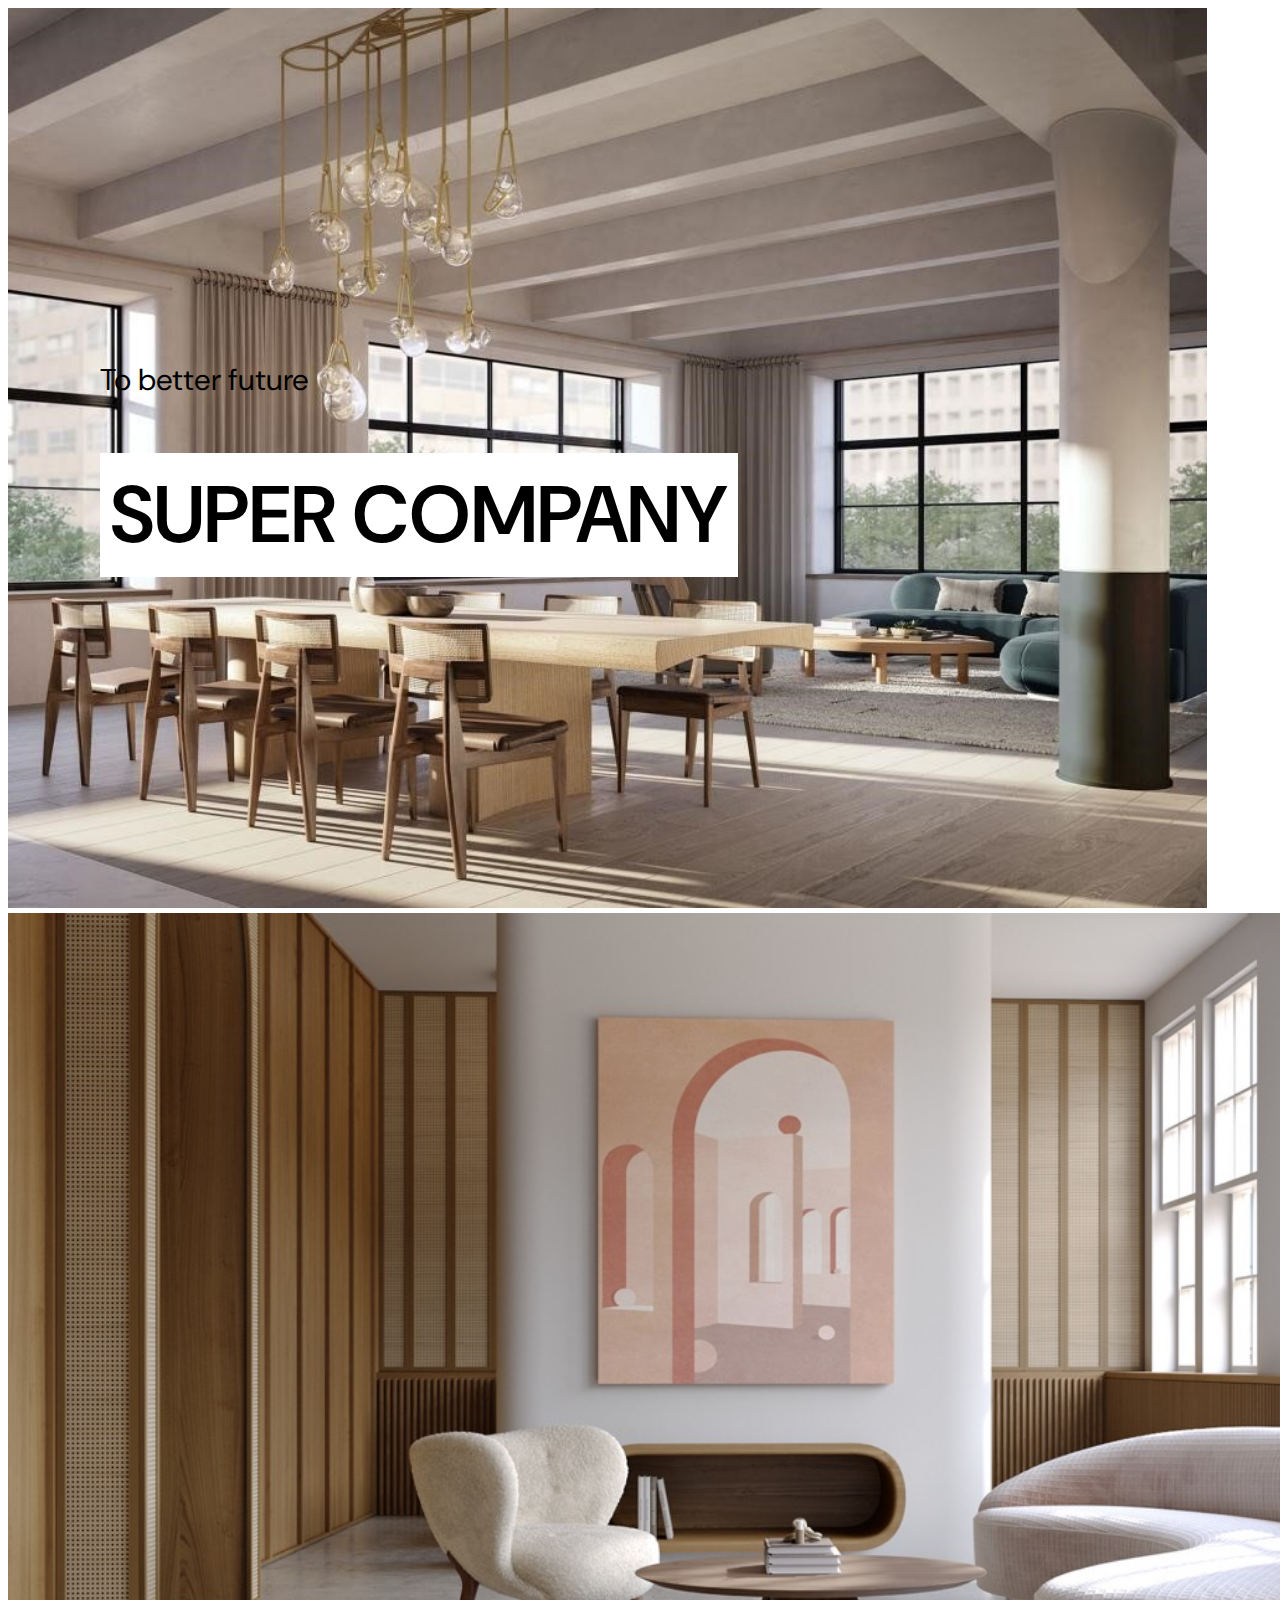
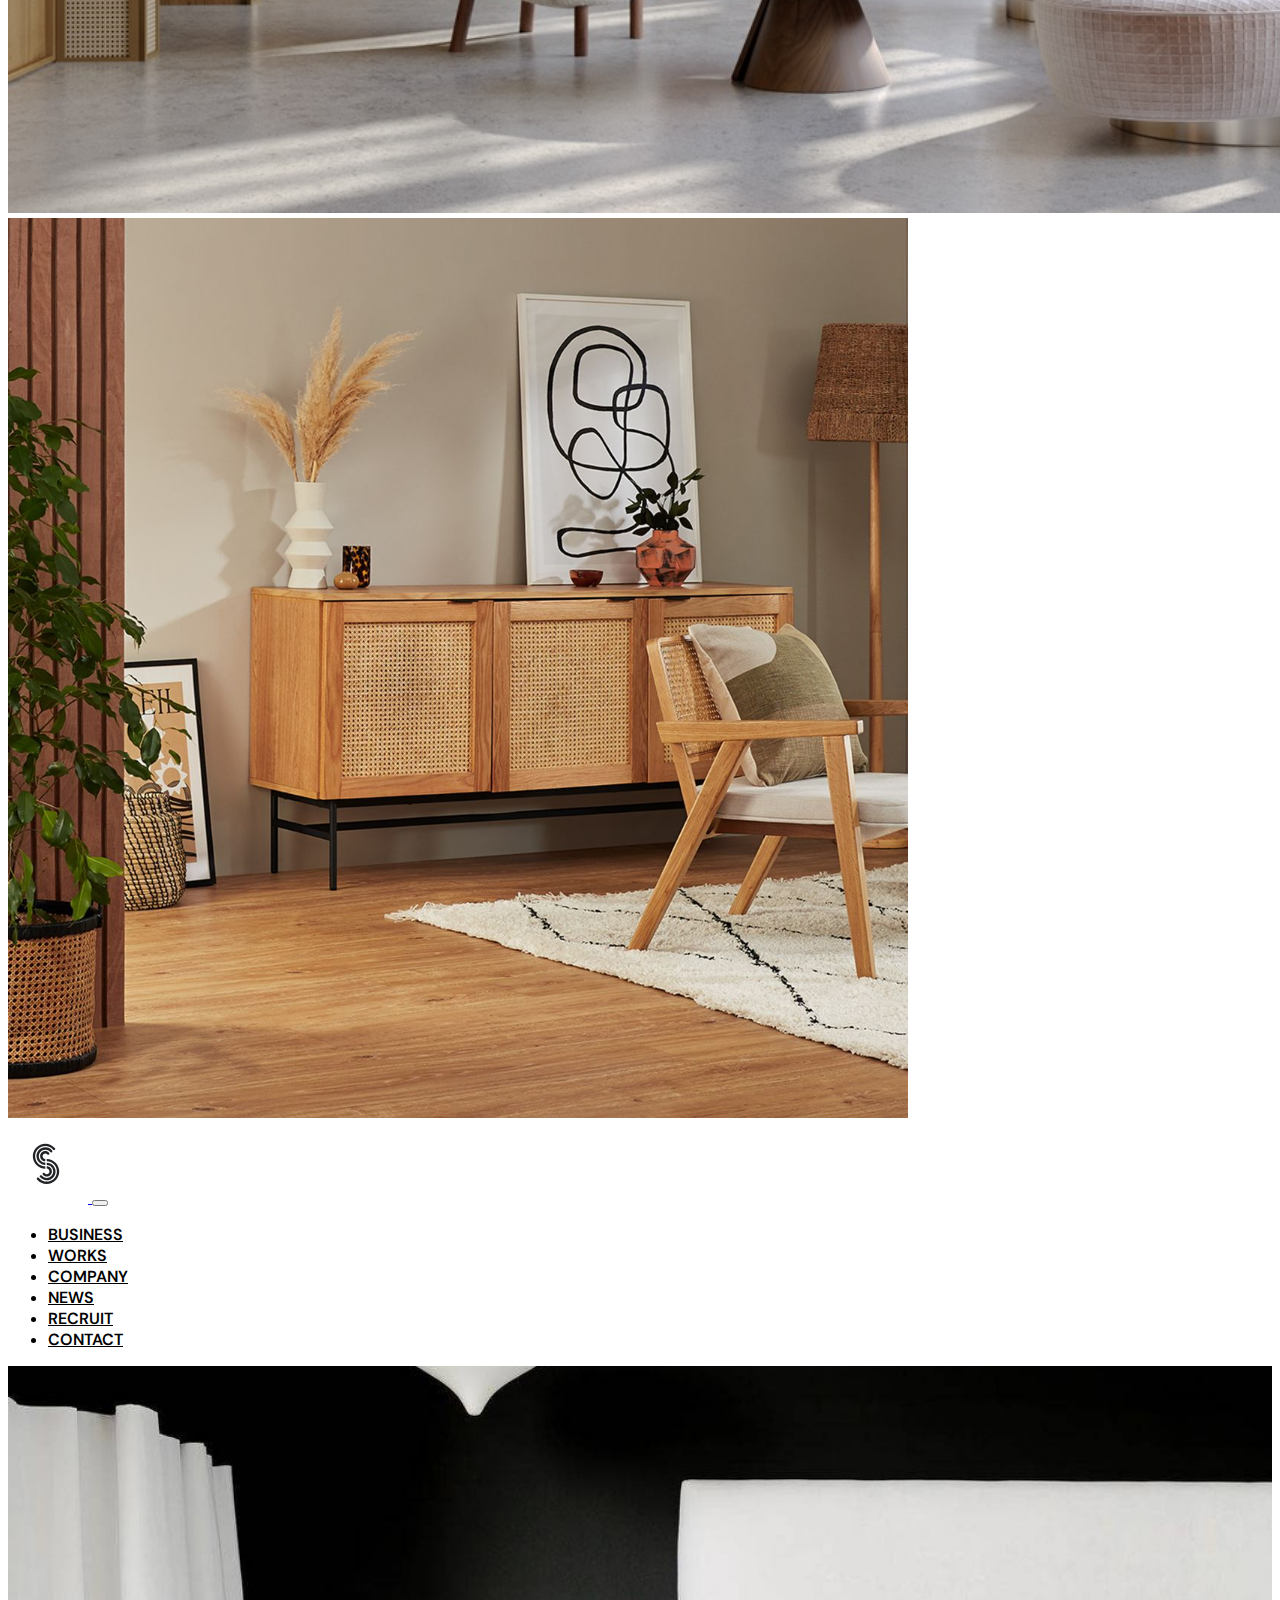
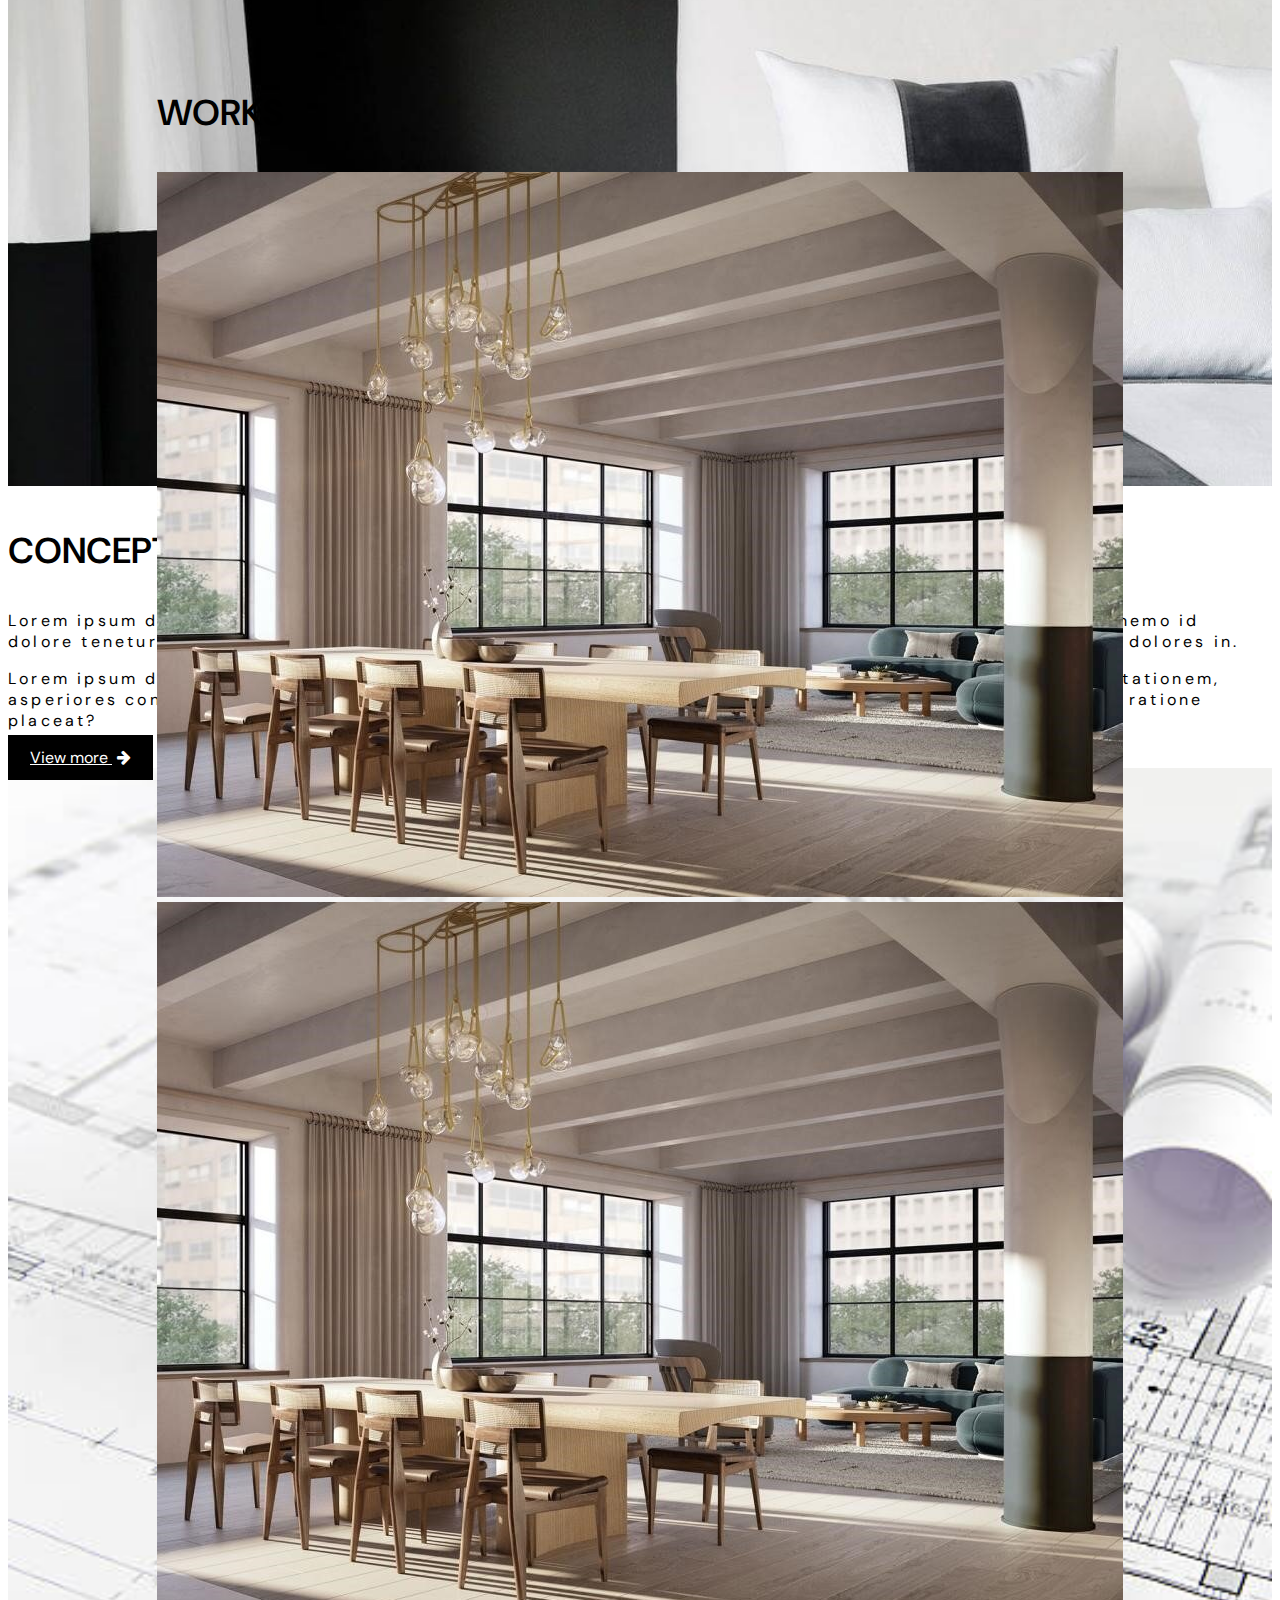
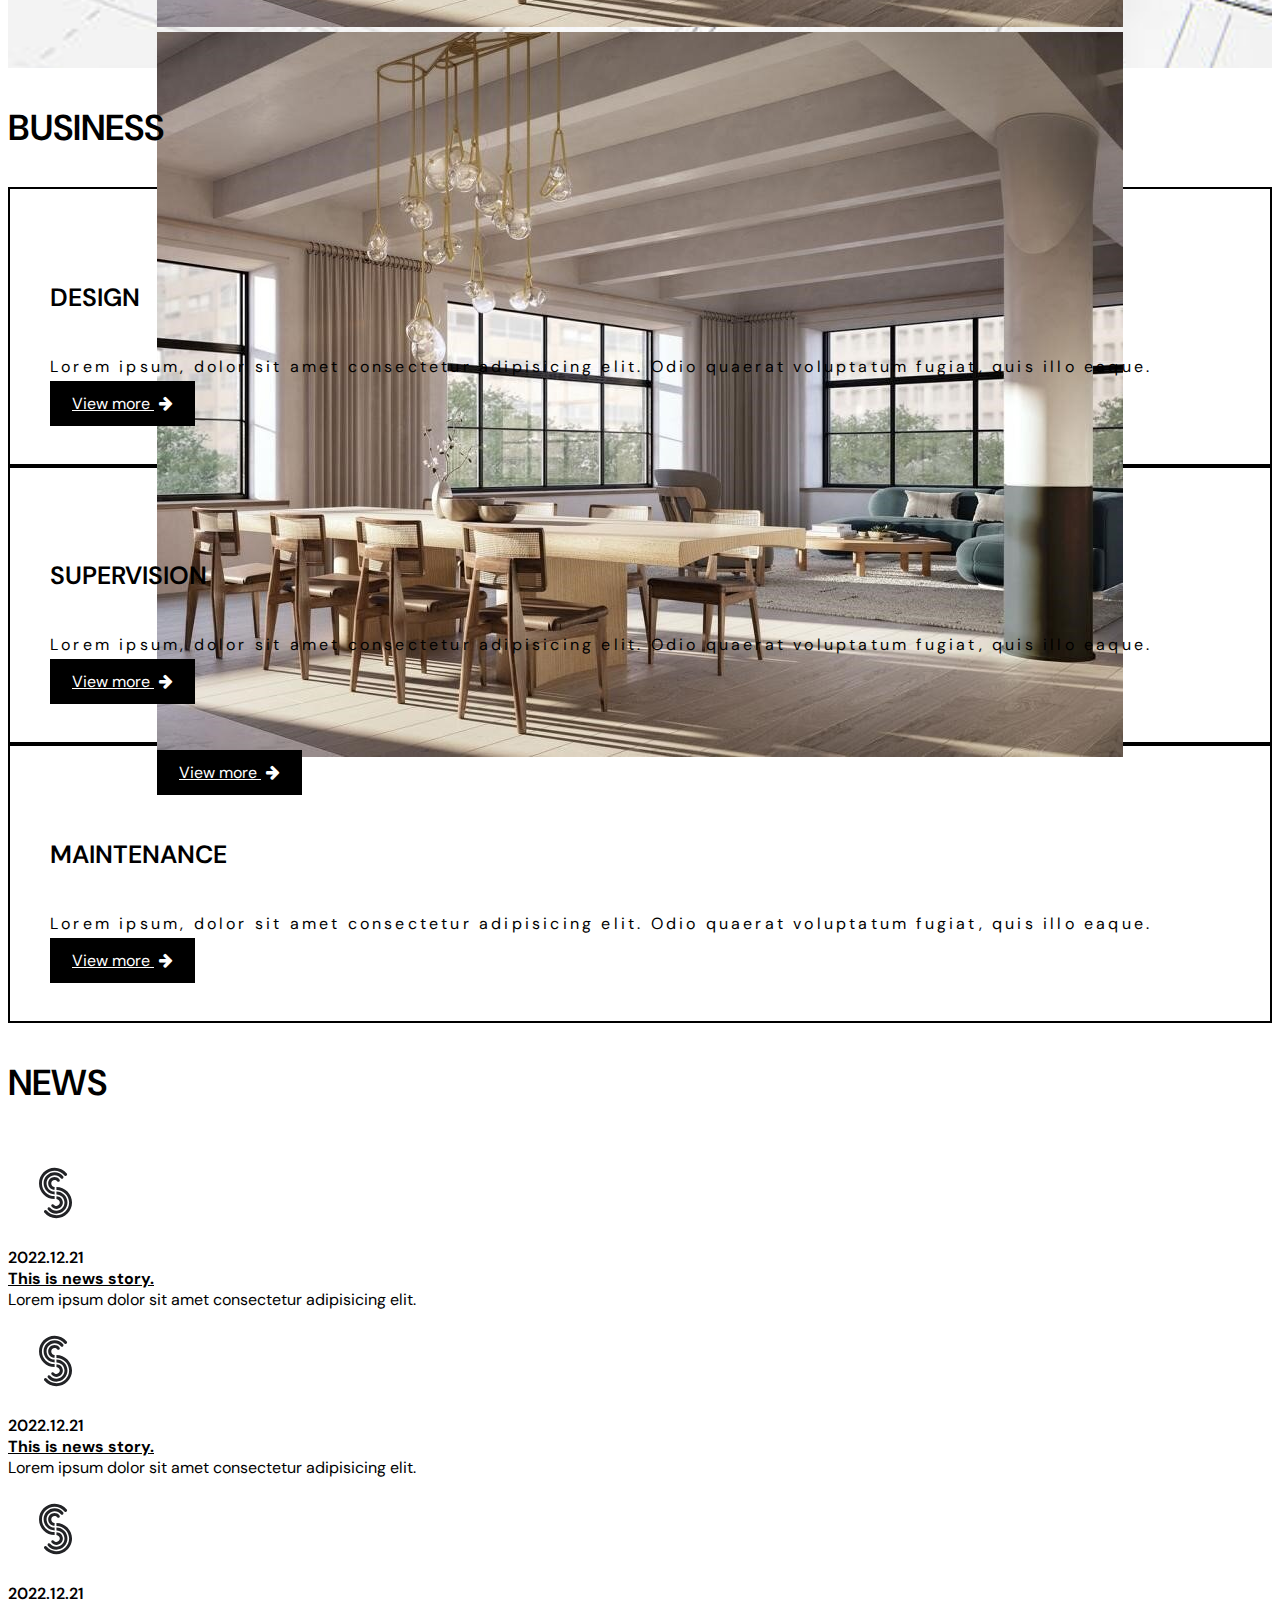
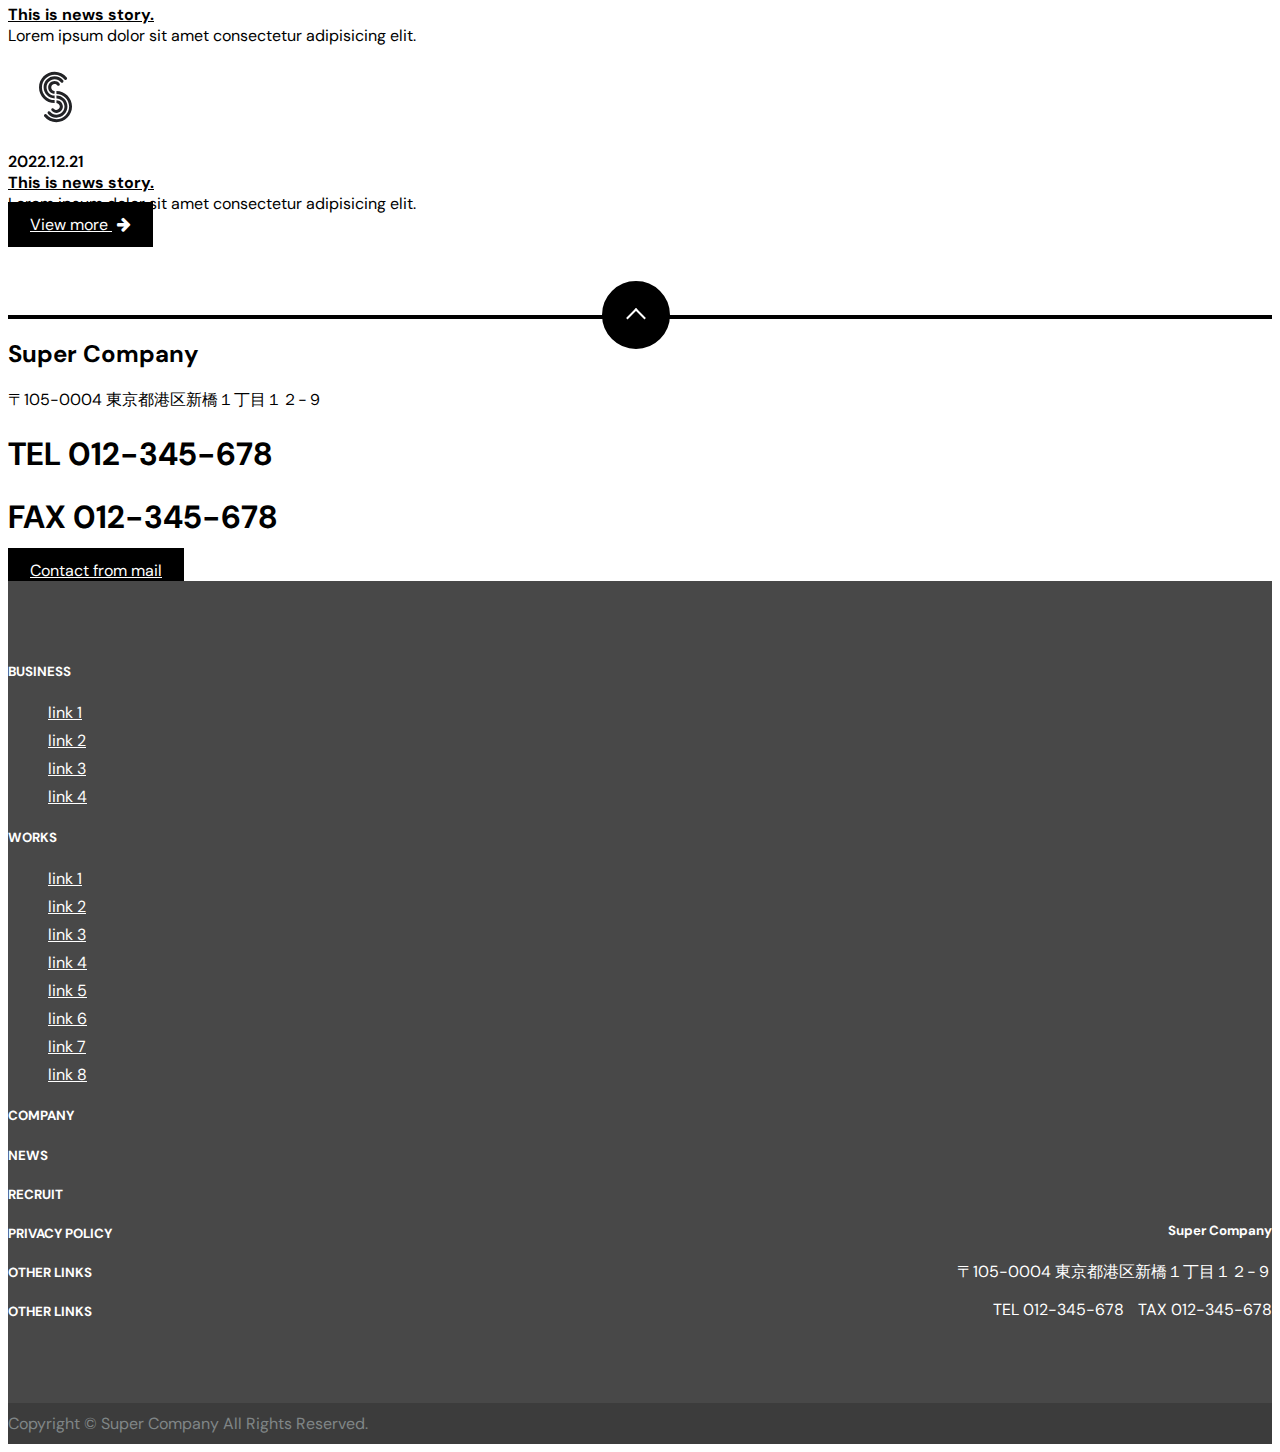
<file: index.html>
<!DOCTYPE html>
<html lang="en">

<head>
  <meta charset="UTF-8">
  <meta http-equiv="X-UA-Compatible" content="IE=edge">
  <meta name="viewport" content="width=device-width, initial-scale=1.0">
  <title>Super Company</title>

  <link rel="preconnect" href="https://fonts.googleapis.com"><link rel="preconnect" href="https://fonts.gstatic.com" crossorigin><link href="https://fonts.googleapis.com/css2?family=DM+Sans&display=swap" rel="stylesheet">
  <link href="https://cdn.jsdelivr.net/npm/bootstrap@5.0.2/dist/css/bootstrap.min.css" rel="stylesheet"
    integrity="sha384-EVSTQN3/azprG1Anm3QDgpJLIm9Nao0Yz1ztcQTwFspd3yD65VohhpuuCOmLASjC" crossorigin="anonymous">
  <link rel="stylesheet" href="https://cdnjs.cloudflare.com/ajax/libs/font-awesome/4.7.0/css/font-awesome.min.css">
  <link rel="stylesheet" href="css/main.css">
  <link rel="stylesheet" href="css/index.css">
</head>

<body>
  <!-- banner section -->
  <div class="container-modify d-flex justify-content-end">
    <div class="text-over">
      <span>To better future</span>
      <h1>SUPER COMPANY</h1>
    </div>
    <div id="carouselExampleInterval" class="carousel slide" data-bs-ride="carousel">
      <div class="carousel-inner">
        <div class="carousel-item active" data-bs-interval="5000">
          <img src="img/bg-1.jpg" class="d-block w-100" alt="Super Company">
        </div>
        <div class="carousel-item" data-bs-interval="5000">
          <img src="img/bg-2.jpg" class="d-block w-100" alt="Super Company">
        </div>
        <div class="carousel-item" data-bs-interval="5000">
          <img src="img/bg-3.jpg" class="d-block w-100" alt="Super Company">
        </div>
      </div>
    </div>
  </div>

  <!-- nav -->
  <nav id="navbar" class="navbar navbar-expand-md navbar-light bg-light">
    <div class="container">
      <a class="navbar-brand" href="index.html">
        <img src="img/logo.svg" alt="Super Company">
      </a>
      <button class="navbar-toggler" type="button" data-bs-toggle="collapse" data-bs-target="#navbarTogglerDemo02" aria-controls="navbarTogglerDemo02" aria-expanded="false" aria-label="Toggle navigation">
        <span class="navbar-toggler-icon"></span>
      </button>
      <div class="collapse navbar-collapse justify-content-end" id="navbarTogglerDemo02">
        <ul class="navbar-nav mb-2 mb-lg-0">
          <li class="nav-item">
            <a class="nav-link" href="business.html">BUSINESS</a>
          </li>
          <li class="nav-item">
            <a class="nav-link" href="works.html">WORKS</a>
          </li>
          <li class="nav-item">
            <a class="nav-link" href="company.html">COMPANY</a>
          </li>
          <li class="nav-item">
            <a class="nav-link" href="news.html">NEWS</a>
          </li>
          <li class="nav-item">
            <a class="nav-link" href="recruit.html">RECRUIT</a>
          </li>
          <li class="nav-item">
            <a class="nav-link" href="contact.html">CONTACT</a>
          </li>
        </ul>
      </div>
    </div>
  </nav>

  <div class="content my-5">
    <!-- concept -->
    <div class="container my-5">
      <div class="row d-flex align-items-center">
        <div class="col-md-6">
          <img src="img/interior-1.jpg" alt="Super Company" class="concept-img">
        </div>
        <div class="col-md-6 text-end">
          <h3>CONCEPT</h3>
          <p>Lorem ipsum dolor sit amet consectetur adipisicing elit. Odit rerum veritatis explicabo impedit quisquam nemo id dolore tenetur quibusdam placeat rem expedita necessitatibus harum cupiditate error deleniti, voluptates dolores in.</p>
          <p>Lorem ipsum dolor sit amet consectetur adipisicing elit. Impedit corrupti quos alias saepe veritatis exercitationem, asperiores consequatur. Nam, id? Veritatis, repellendus. Molestiae magnam nulla officia minima eum saepe ratione placeat?</p>
          <a href="company.html" class="btn">View more  <i class="fa fa-arrow-right" aria-hidden="true"></i></a>
        </div>
      </div>
    </div>

    <!-- works -->
    <section class="work-section">
      <div class="container text-center my-5">
        <h3>WORKS</h3>
        <div class="container-fluid my-5">
          <div class="row">
            <div class="col-sm-4">
              <img src="img/bg-1.jpg" alt="Super Company">
            </div>
            <div class="col-sm-4">
              <img src="img/bg-1.jpg" alt="Super Company">
            </div>
            <div class="col-sm-4">
              <img src="img/bg-1.jpg" alt="Super Company">
            </div>
          </div>
        </div>
        <a href="works.html" class="btn align-self-center">View more <i class="fa fa-arrow-right" aria-hidden="true"></i></a>
      </div>
    </section>

    <!-- business -->
    <div class="container my-5 business-section">
      <div class="row text-center mb-5">
        <h3>BUSINESS</h3>
      </div>
      <div class="row">
        <div class="col-md-4">
          <div class="business-card mb-5">
            <h5 class="text-center mb-5">DESIGN</h5>
            <p class="mb-5">Lorem ipsum, dolor sit amet consectetur adipisicing elit. Odio quaerat voluptatum fugiat, quis illo eaque.</p>
            <div class="text-center">
              <a href="#" class="btn">View more <i class="fa fa-arrow-right" aria-hidden="true"></i></a>
            </div>
          </div>
        </div>
        <div class="col-md-4">
          <div class="business-card mb-5">
            <h5 class="text-center mb-5">SUPERVISION</h5>
            <p class="mb-5">Lorem ipsum, dolor sit amet consectetur adipisicing elit. Odio quaerat voluptatum fugiat, quis illo eaque.</p>
            <div class="text-center">
              <a href="#" class="btn">View more <i class="fa fa-arrow-right" aria-hidden="true"></i></a>
            </div>
          </div>
        </div>
        <div class="col-md-4">
          <div class="business-card mb-5">
            <h5 class="text-center mb-5">MAINTENANCE</h5>
            <p class="mb-5">Lorem ipsum, dolor sit amet consectetur adipisicing elit. Odio quaerat voluptatum fugiat, quis illo eaque.</p>
            <div class="text-center">
              <a href="#" class="btn">View more <i class="fa fa-arrow-right" aria-hidden="true"></i></a>
            </div>
          </div>
        </div>
      </div>
    </div>

    <!-- news -->
    <div class="container my-5 news-section">
      <div class="row text-center mb-5">
        <h3>NEWS</h3>
      </div>
      <div class="row">
        <div class="col-md-6">
          <a class="row news-item mb-3" href="#">
            <div class="col-3">
              <img src="img/logo.svg" alt="Super Company">
            </div>
            <div class="col-9">
              <span class="date">2022.12.21</span>
              <span class="title">This is news story.</span>
              <span>Lorem ipsum dolor sit amet consectetur adipisicing elit.</span>
            </div>
          </a>
        </div>
        <div class="col-md-6">
          <a class="row news-item mb-3" href="#">
            <div class="col-3">
              <img src="img/logo.svg" alt="Super Company">
            </div>
            <div class="col-9">
              <span class="date">2022.12.21</span>
              <span class="title">This is news story.</span>
              <span>Lorem ipsum dolor sit amet consectetur adipisicing elit.</span>
            </div>
          </a>
        </div>
      </div>
      <div class="row">
        <div class="col-md-6">
          <a class="row news-item mb-3" href="#">
            <div class="col-3">
              <img src="img/logo.svg" alt="Super Company">
            </div>
            <div class="col-9">
              <span class="date">2022.12.21</span>
              <span class="title">This is news story.</span>
              <span>Lorem ipsum dolor sit amet consectetur adipisicing elit.</span>
            </div>
          </a>
        </div>
        <div class="col-md-6">
          <a class="row news-item mb-3" href="#">
            <div class="col-3">
              <img src="img/logo.svg" alt="Super Company">
            </div>
            <div class="col-9">
              <span class="date">2022.12.21</span>
              <span class="title">This is news story.</span>
              <span>Lorem ipsum dolor sit amet consectetur adipisicing elit.</span>
            </div>
          </a>
        </div>
      </div>
      <div class="my-5 text-center">
        <a href="news.html" class="btn">View more <i class="fa fa-arrow-right" aria-hidden="true"></i></a>
      </div>
    </div>
  </div>

  <footer>
    <!-- to top -->
    <div class="to-top my-5">
      <a href="#"></a>
    </div>

    <!-- contact -->
    <div class="container text-center py-5 contact-section">
      <h2 class="mb-5">Super Company</h2>
      <p>〒105-0004 東京都港区新橋１丁目１２−９</p>
      <div class="row mb-5">
        <div class="col-md-6">
          <h1>TEL 012-345-678</h1>
        </div>
        <div class="col-md-6">
          <h1>FAX 012-345-678</h1>
        </div>
      </div>
      <a href="#" class="btn">Contact from mail</a>
    </div>

    <!-- links -->
    <section class="links-section">
      <div class="container">
        <div class="row">
          <div class="col-lg-3 col-md-6">
            <h5 class="mb-3"><a href="business.html">BUSINESS</a></h5>
            <ul>
              <li><a href="#">link 1</a></li>
              <li><a href="#">link 2</a></li>
              <li><a href="#">link 3</a></li>
              <li><a href="#">link 4</a></li>
            </ul>
          </div>
          <div class="col-lg-3 col-md-6">
            <h5 class="mb-3"><a href="works.html">WORKS</a></h5>
            <ul>
              <li><a href="#">link 1</a></li>
              <li><a href="#">link 2</a></li>
              <li><a href="#">link 3</a></li>
              <li><a href="#">link 4</a></li>
              <li><a href="#">link 5</a></li>
              <li><a href="#">link 6</a></li>
              <li><a href="#">link 7</a></li>
              <li><a href="#">link 8</a></li>
            </ul>
          </div>
          <div class="col-lg-3 col-md-6">
            <h5 class="mb-3"><a href="company.html">COMPANY</a></h5>
            <h5 class="mb-3"><a href="news.html">NEWS</a></h5>
            <h5 class="mb-3"><a href="recruit.html">RECRUIT</a></h5>
            <h5 class="mb-3"><a href="#">PRIVACY POLICY</a></h5>
          </div>
          <div class="col-lg-3 col-md-6">
            <h5 class="mb-3"><a href="#">OTHER LINKS</a></h5>
            <h5 class="mb-3"><a href="#">OTHER LINKS</a></h5>
          </div>
        </div>
        <div class="company-info">
          <h5>Super Company</h5>
          <p>〒105-0004 東京都港区新橋１丁目１２−９</p>
          <span style="margin-right: 10px;">TEL 012-345-678</span>
          <span>TAX 012-345-678</span>
        </div>
      </div>
    </section>

    <!-- copyright -->
    <section class="copyright-section text-center">
      <span>Copyright © Super Company All Rights Reserved.</span>
    </section>
  </footer>

  <script src="https://cdn.jsdelivr.net/npm/bootstrap@5.0.2/dist/js/bootstrap.bundle.min.js"
    integrity="sha384-MrcW6ZMFYlzcLA8Nl+NtUVF0sA7MsXsP1UyJoMp4YLEuNSfAP+JcXn/tWtIaxVXM"
    crossorigin="anonymous"></script>
  <script src="js/main.js"></script>
</body>

</html>
</file>
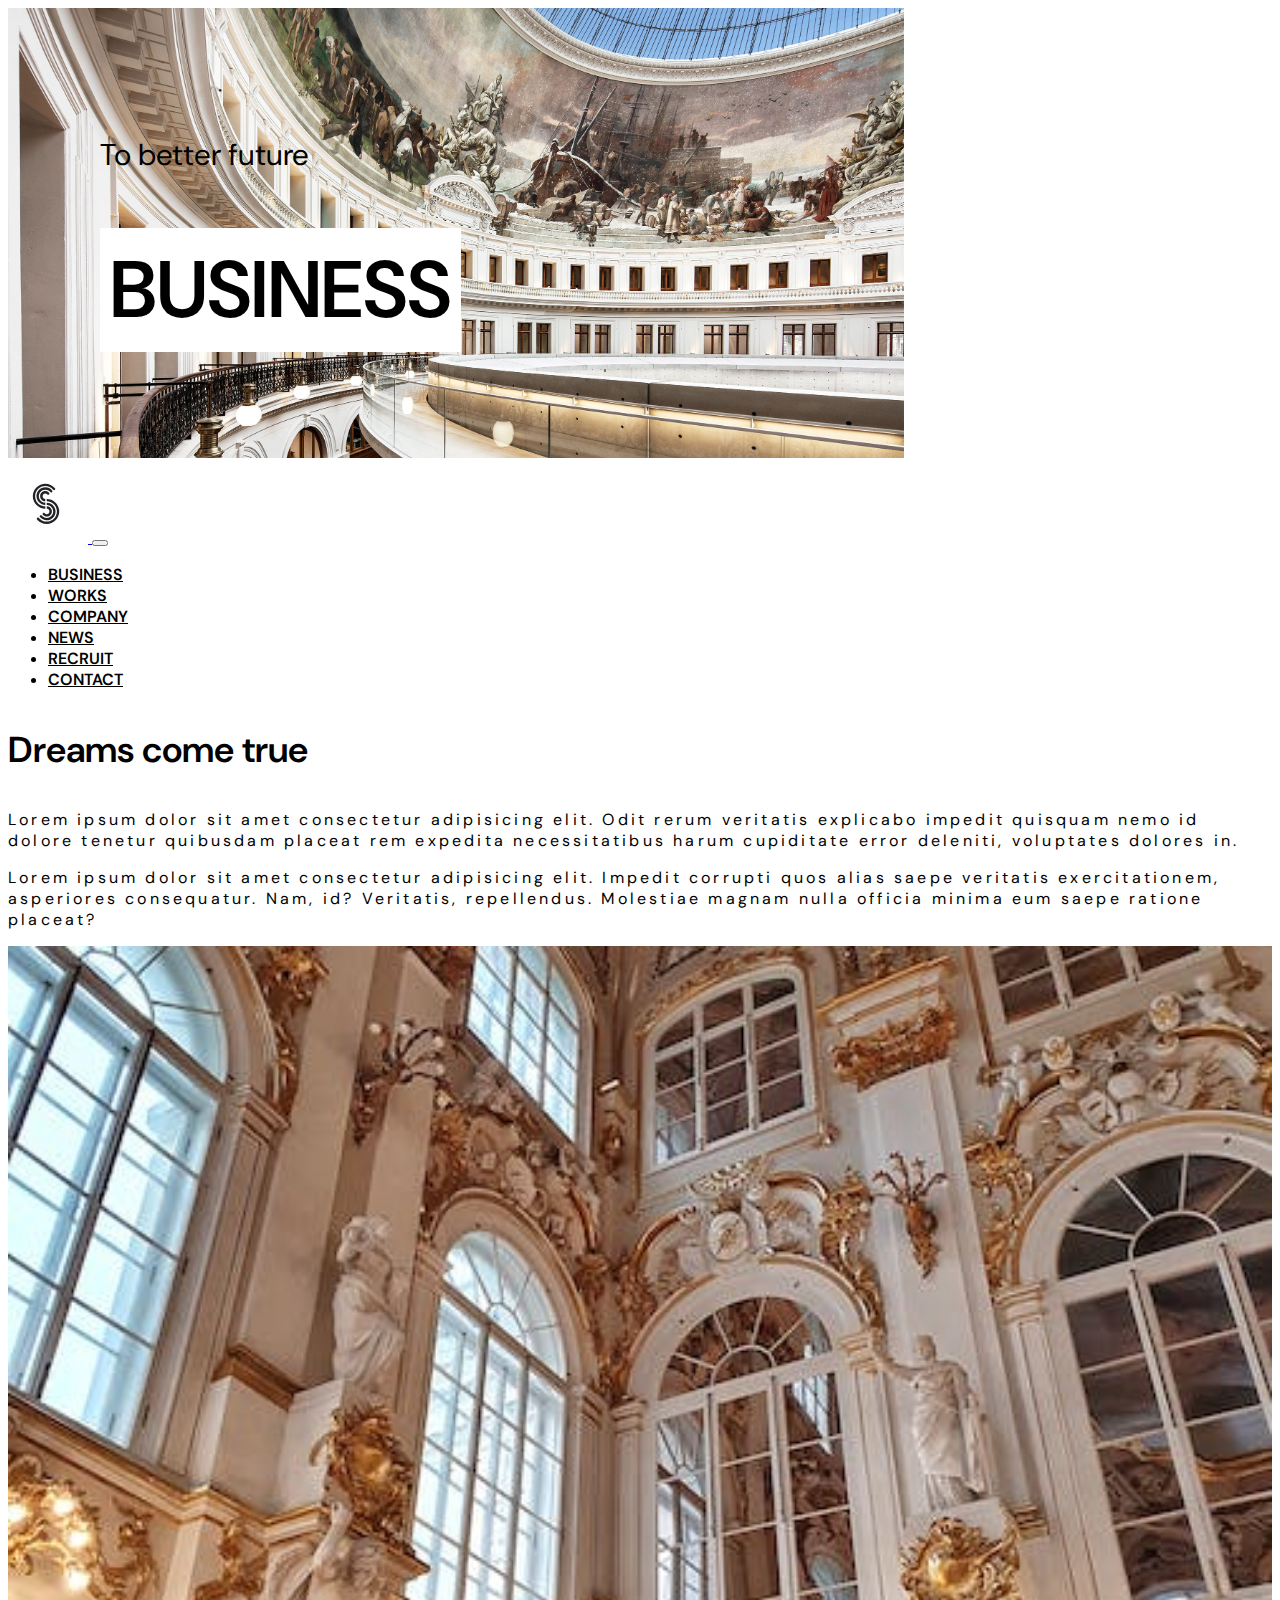
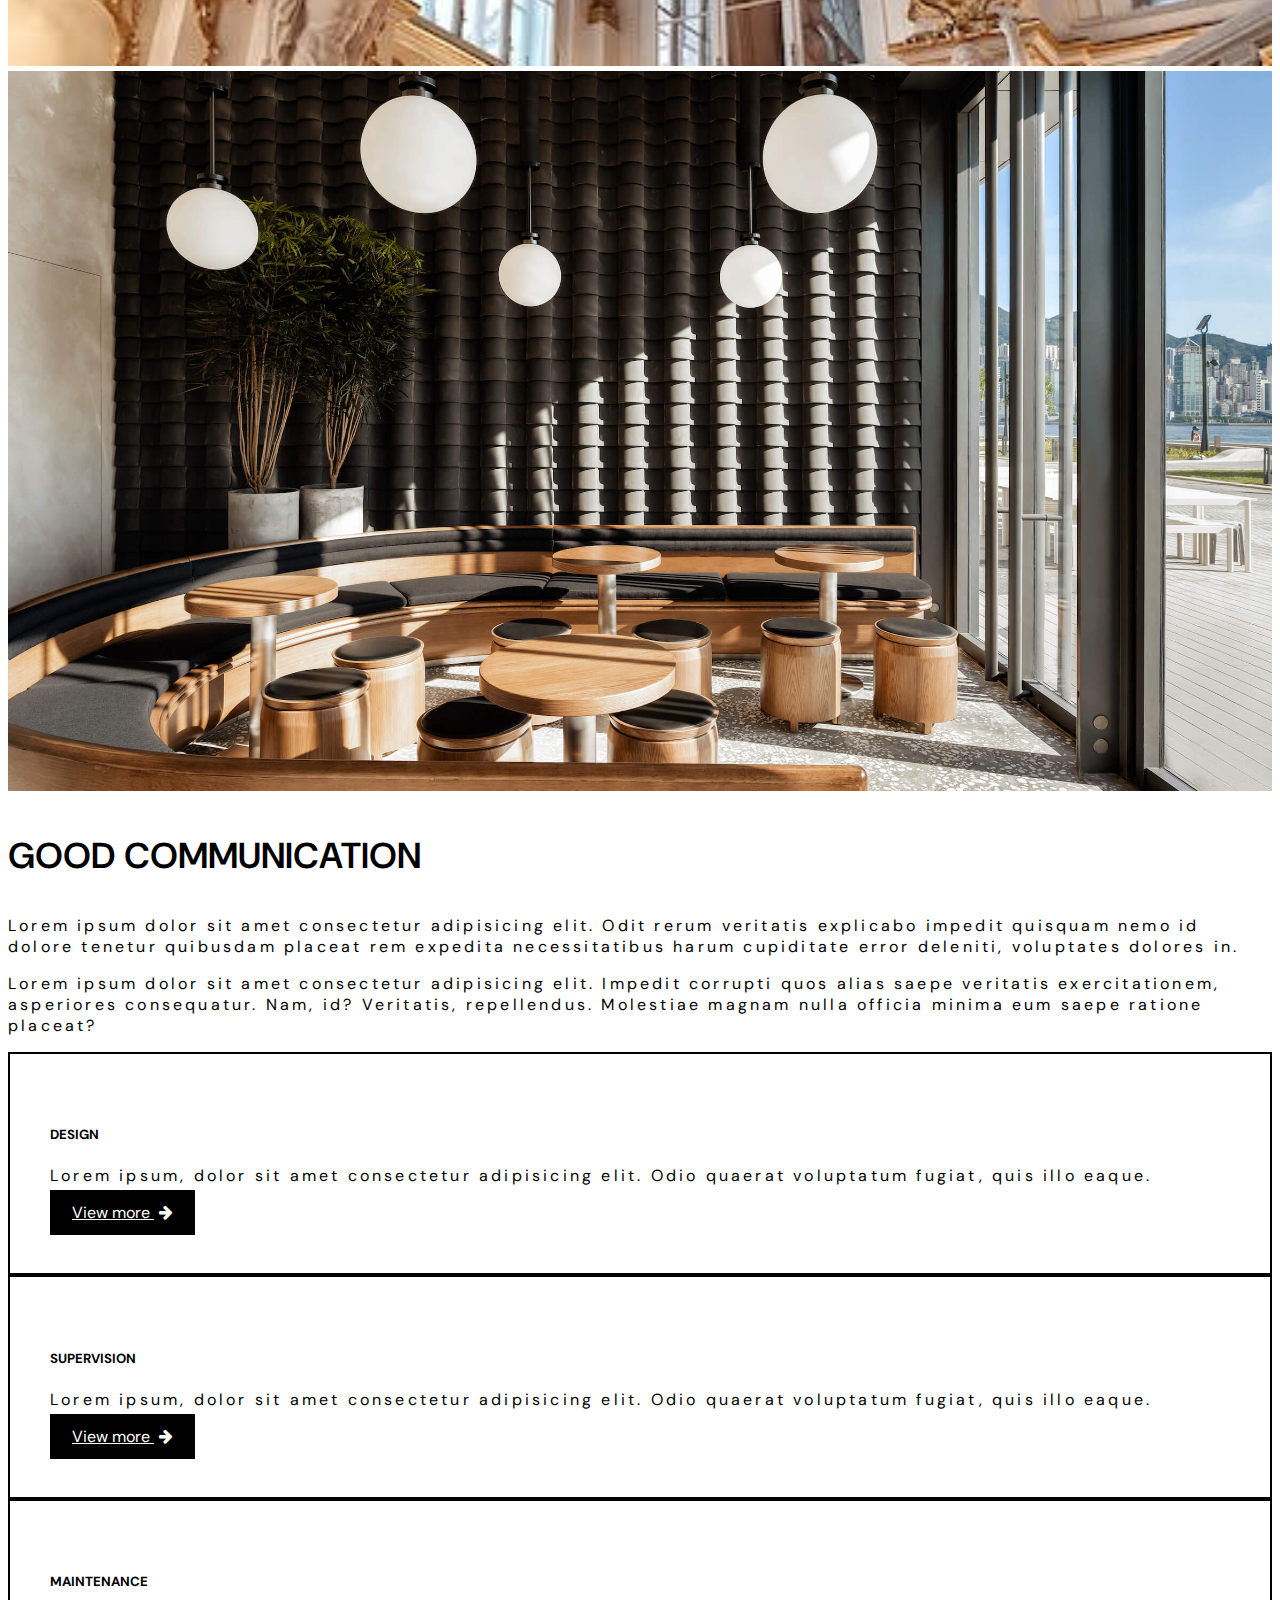
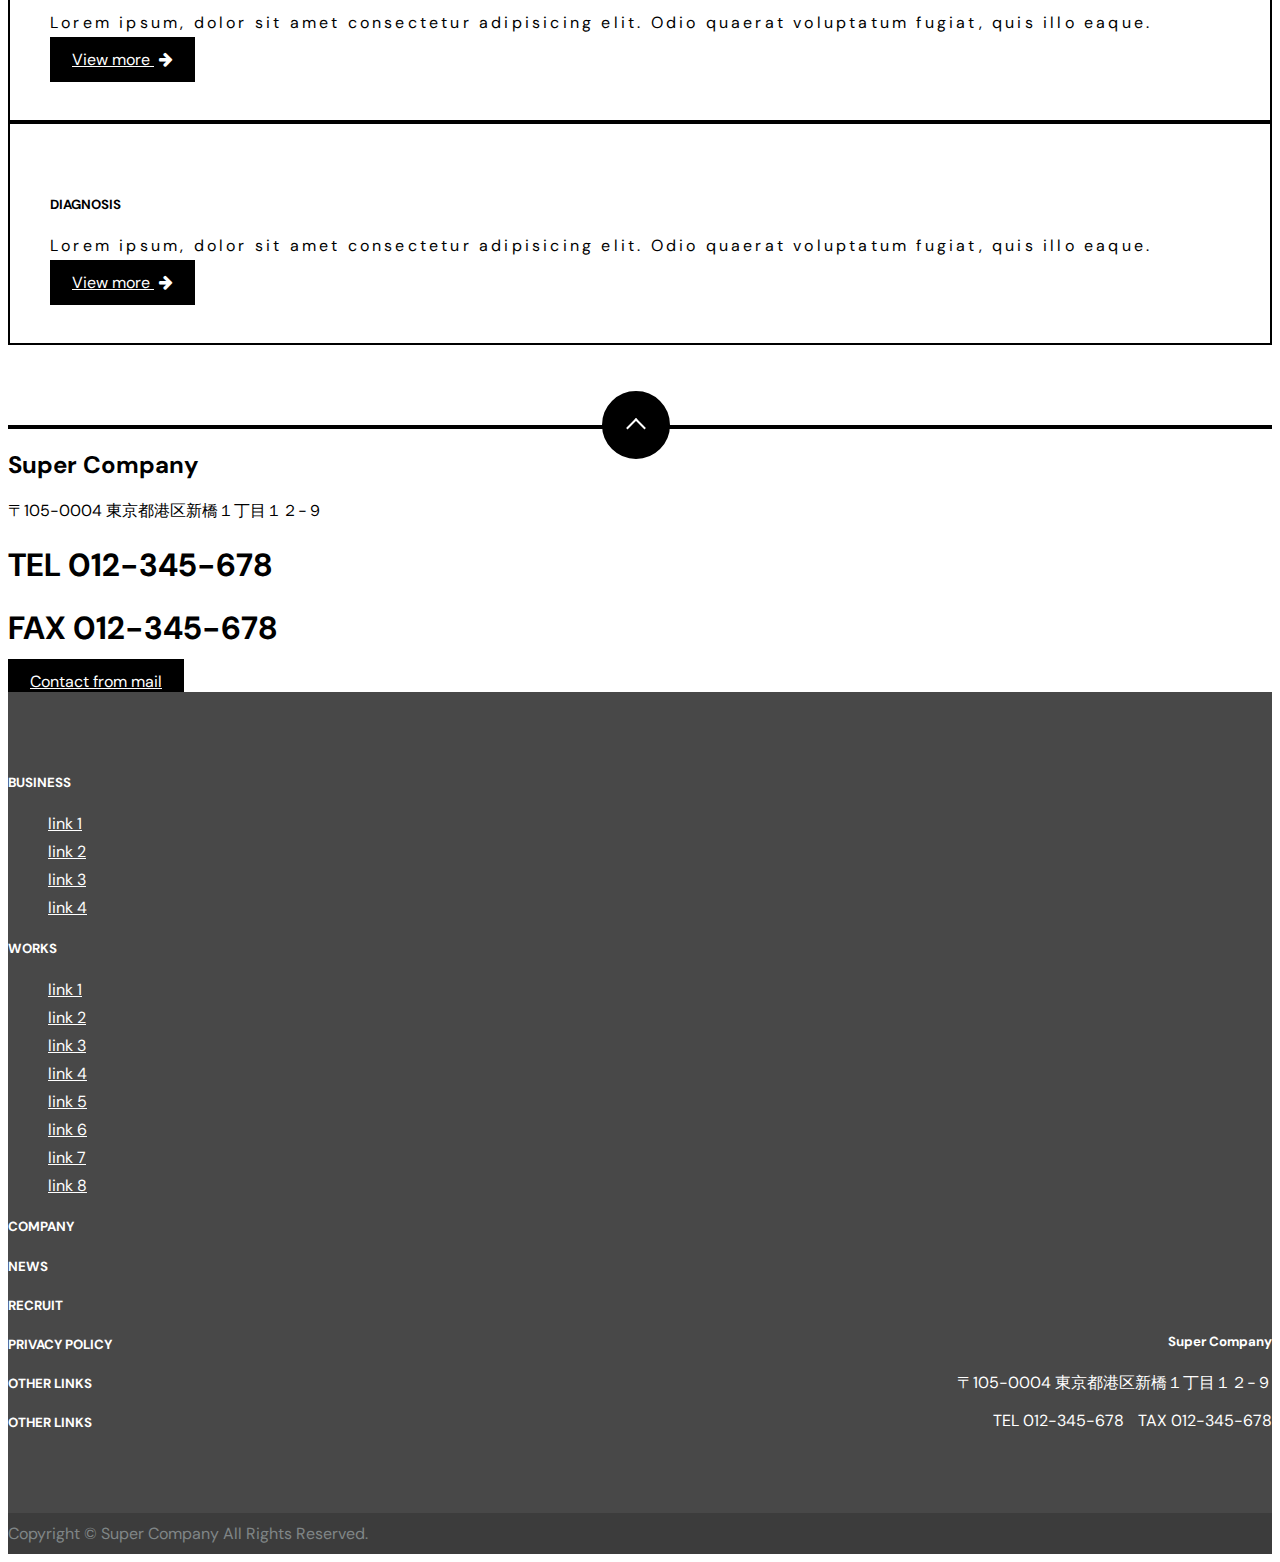
<file: business.html>
<!DOCTYPE html>
<html lang="en">

<head>
  <meta charset="UTF-8">
  <meta http-equiv="X-UA-Compatible" content="IE=edge">
  <meta name="viewport" content="width=device-width, initial-scale=1.0">
  <title>Super Company</title>

  <link rel="preconnect" href="https://fonts.googleapis.com"><link rel="preconnect" href="https://fonts.gstatic.com" crossorigin><link href="https://fonts.googleapis.com/css2?family=DM+Sans&display=swap" rel="stylesheet">
  <link href="https://cdn.jsdelivr.net/npm/bootstrap@5.0.2/dist/css/bootstrap.min.css" rel="stylesheet"
    integrity="sha384-EVSTQN3/azprG1Anm3QDgpJLIm9Nao0Yz1ztcQTwFspd3yD65VohhpuuCOmLASjC" crossorigin="anonymous">
  <link rel="stylesheet" href="https://cdnjs.cloudflare.com/ajax/libs/font-awesome/4.7.0/css/font-awesome.min.css">
  <link rel="stylesheet" href="css/main.css">
  <link rel="stylesheet" href="css/business.css">
</head>

<body>
  <!-- banner section -->
  <div class="container-modify d-flex justify-content-end">
    <div class="text-over">
      <span>To better future</span>
      <h1>BUSINESS</h1>
    </div>
    <div class="banner">
      <img src="img/interior-2.jpeg" alt="Super Company">
    </div>
  </div>

  <!-- nav -->
  <nav id="navbar" class="navbar navbar-expand-md navbar-light bg-light">
    <div class="container">
      <a class="navbar-brand" href="index.html">
        <img src="img/logo.svg" alt="Super Company">
      </a>
      <button class="navbar-toggler" type="button" data-bs-toggle="collapse" data-bs-target="#navbarTogglerDemo02" aria-controls="navbarTogglerDemo02" aria-expanded="false" aria-label="Toggle navigation">
        <span class="navbar-toggler-icon"></span>
      </button>
      <div class="collapse navbar-collapse justify-content-end" id="navbarTogglerDemo02">
        <ul class="navbar-nav mb-2 mb-lg-0">
          <li class="nav-item">
            <a class="nav-link" href="business.html">BUSINESS</a>
          </li>
          <li class="nav-item">
            <a class="nav-link" href="works.html">WORKS</a>
          </li>
          <li class="nav-item">
            <a class="nav-link" href="company.html">COMPANY</a>
          </li>
          <li class="nav-item">
            <a class="nav-link" href="news.html">NEWS</a>
          </li>
          <li class="nav-item">
            <a class="nav-link" href="recruit.html">RECRUIT</a>
          </li>
          <li class="nav-item">
            <a class="nav-link" href="contact.html">CONTACT</a>
          </li>
        </ul>
      </div>
    </div>
  </nav>

  <div class="content my-5">
    <div class="container my-5">
      <div class="row d-flex align-items-center mb-5">
        <div class="col-md-6">
          <h3>Dreams come true</h3>
          <p>Lorem ipsum dolor sit amet consectetur adipisicing elit. Odit rerum veritatis explicabo impedit quisquam nemo id dolore tenetur quibusdam placeat rem expedita necessitatibus harum cupiditate error deleniti, voluptates dolores in.</p>
          <p>Lorem ipsum dolor sit amet consectetur adipisicing elit. Impedit corrupti quos alias saepe veritatis exercitationem, asperiores consequatur. Nam, id? Veritatis, repellendus. Molestiae magnam nulla officia minima eum saepe ratione placeat?</p>
        </div>
        <div class="col-md-6">
          <img src="img/interior-3.jpeg" alt="Super Company" class="business-img">
        </div>
      </div>
      <div class="row d-flex align-items-center">
        <div class="col-md-6">
          <img src="img/interior-4.jpeg" alt="Super Company" class="business-img">
        </div>
        <div class="col-md-6 text-end">
          <h3>GOOD COMMUNICATION</h3>
          <p>Lorem ipsum dolor sit amet consectetur adipisicing elit. Odit rerum veritatis explicabo impedit quisquam nemo id dolore tenetur quibusdam placeat rem expedita necessitatibus harum cupiditate error deleniti, voluptates dolores in.</p>
          <p>Lorem ipsum dolor sit amet consectetur adipisicing elit. Impedit corrupti quos alias saepe veritatis exercitationem, asperiores consequatur. Nam, id? Veritatis, repellendus. Molestiae magnam nulla officia minima eum saepe ratione placeat?</p>
        </div>
      </div>
    </div>

    <!-- business -->
    <div class="container my-5">
      <div class="row">
        <div class="col-lg-3 col-md-6">
          <div class="business-card mb-5">
            <h5 class="text-center mb-5">DESIGN</h5>
            <p class="mb-5">Lorem ipsum, dolor sit amet consectetur adipisicing elit. Odio quaerat voluptatum fugiat, quis illo eaque.</p>
            <div class="text-center">
              <a href="#" class="btn">View more <i class="fa fa-arrow-right" aria-hidden="true"></i></a>
            </div>
          </div>
        </div>
        <div class="col-lg-3 col-md-6">
          <div class="business-card mb-5">
            <h5 class="text-center mb-5">SUPERVISION</h5>
            <p class="mb-5">Lorem ipsum, dolor sit amet consectetur adipisicing elit. Odio quaerat voluptatum fugiat, quis illo eaque.</p>
            <div class="text-center">
              <a href="#" class="btn">View more <i class="fa fa-arrow-right" aria-hidden="true"></i></a>
            </div>
          </div>
        </div>
        <div class="col-lg-3 col-md-6">
          <div class="business-card mb-5">
            <h5 class="text-center mb-5">MAINTENANCE</h5>
            <p class="mb-5">Lorem ipsum, dolor sit amet consectetur adipisicing elit. Odio quaerat voluptatum fugiat, quis illo eaque.</p>
            <div class="text-center">
              <a href="#" class="btn">View more <i class="fa fa-arrow-right" aria-hidden="true"></i></a>
            </div>
          </div>
        </div>
        <div class="col-lg-3 col-md-6">
          <div class="business-card mb-5">
            <h5 class="text-center mb-5">DIAGNOSIS</h5>
            <p class="mb-5">Lorem ipsum, dolor sit amet consectetur adipisicing elit. Odio quaerat voluptatum fugiat, quis illo eaque.</p>
            <div class="text-center">
              <a href="#" class="btn">View more <i class="fa fa-arrow-right" aria-hidden="true"></i></a>
            </div>
          </div>
        </div>
      </div>
    </div>
  </div>

  <footer>
    <!-- to top -->
    <div class="to-top my-5">
      <a href="#"></a>
    </div>

    <!-- contact -->
    <div class="container text-center py-5 contact-section">
      <h2 class="mb-5">Super Company</h2>
      <p>〒105-0004 東京都港区新橋１丁目１２−９</p>
      <div class="row mb-5">
        <div class="col-md-6">
          <h1>TEL 012-345-678</h1>
        </div>
        <div class="col-md-6">
          <h1>FAX 012-345-678</h1>
        </div>
      </div>
      <a href="#" class="btn">Contact from mail</a>
    </div>

    <!-- links -->
    <section class="links-section">
      <div class="container">
        <div class="row">
          <div class="col-lg-3 col-md-6">
            <h5 class="mb-3"><a href="business.html">BUSINESS</a></h5>
            <ul>
              <li><a href="#">link 1</a></li>
              <li><a href="#">link 2</a></li>
              <li><a href="#">link 3</a></li>
              <li><a href="#">link 4</a></li>
            </ul>
          </div>
          <div class="col-lg-3 col-md-6">
            <h5 class="mb-3"><a href="works.html">WORKS</a></h5>
            <ul>
              <li><a href="#">link 1</a></li>
              <li><a href="#">link 2</a></li>
              <li><a href="#">link 3</a></li>
              <li><a href="#">link 4</a></li>
              <li><a href="#">link 5</a></li>
              <li><a href="#">link 6</a></li>
              <li><a href="#">link 7</a></li>
              <li><a href="#">link 8</a></li>
            </ul>
          </div>
          <div class="col-lg-3 col-md-6">
            <h5 class="mb-3"><a href="company.html">COMPANY</a></h5>
            <h5 class="mb-3"><a href="news.html">NEWS</a></h5>
            <h5 class="mb-3"><a href="recruit.html">RECRUIT</a></h5>
            <h5 class="mb-3"><a href="#">PRIVACY POLICY</a></h5>
          </div>
          <div class="col-lg-3 col-md-6">
            <h5 class="mb-3"><a href="#">OTHER LINKS</a></h5>
            <h5 class="mb-3"><a href="#">OTHER LINKS</a></h5>
          </div>
        </div>
        <div class="company-info">
          <h5>Super Company</h5>
          <p>〒105-0004 東京都港区新橋１丁目１２−９</p>
          <span style="margin-right: 10px;">TEL 012-345-678</span>
          <span>TAX 012-345-678</span>
        </div>
      </div>
    </section>

    <!-- copyright -->
    <section class="copyright-section text-center">
      <span>Copyright © Super Company All Rights Reserved.</span>
    </section>
  </footer>

  <script src="https://cdn.jsdelivr.net/npm/bootstrap@5.0.2/dist/js/bootstrap.bundle.min.js"
    integrity="sha384-MrcW6ZMFYlzcLA8Nl+NtUVF0sA7MsXsP1UyJoMp4YLEuNSfAP+JcXn/tWtIaxVXM"
    crossorigin="anonymous"></script>
  <script src="js/main.js"></script>
</body>

</html>
</file>
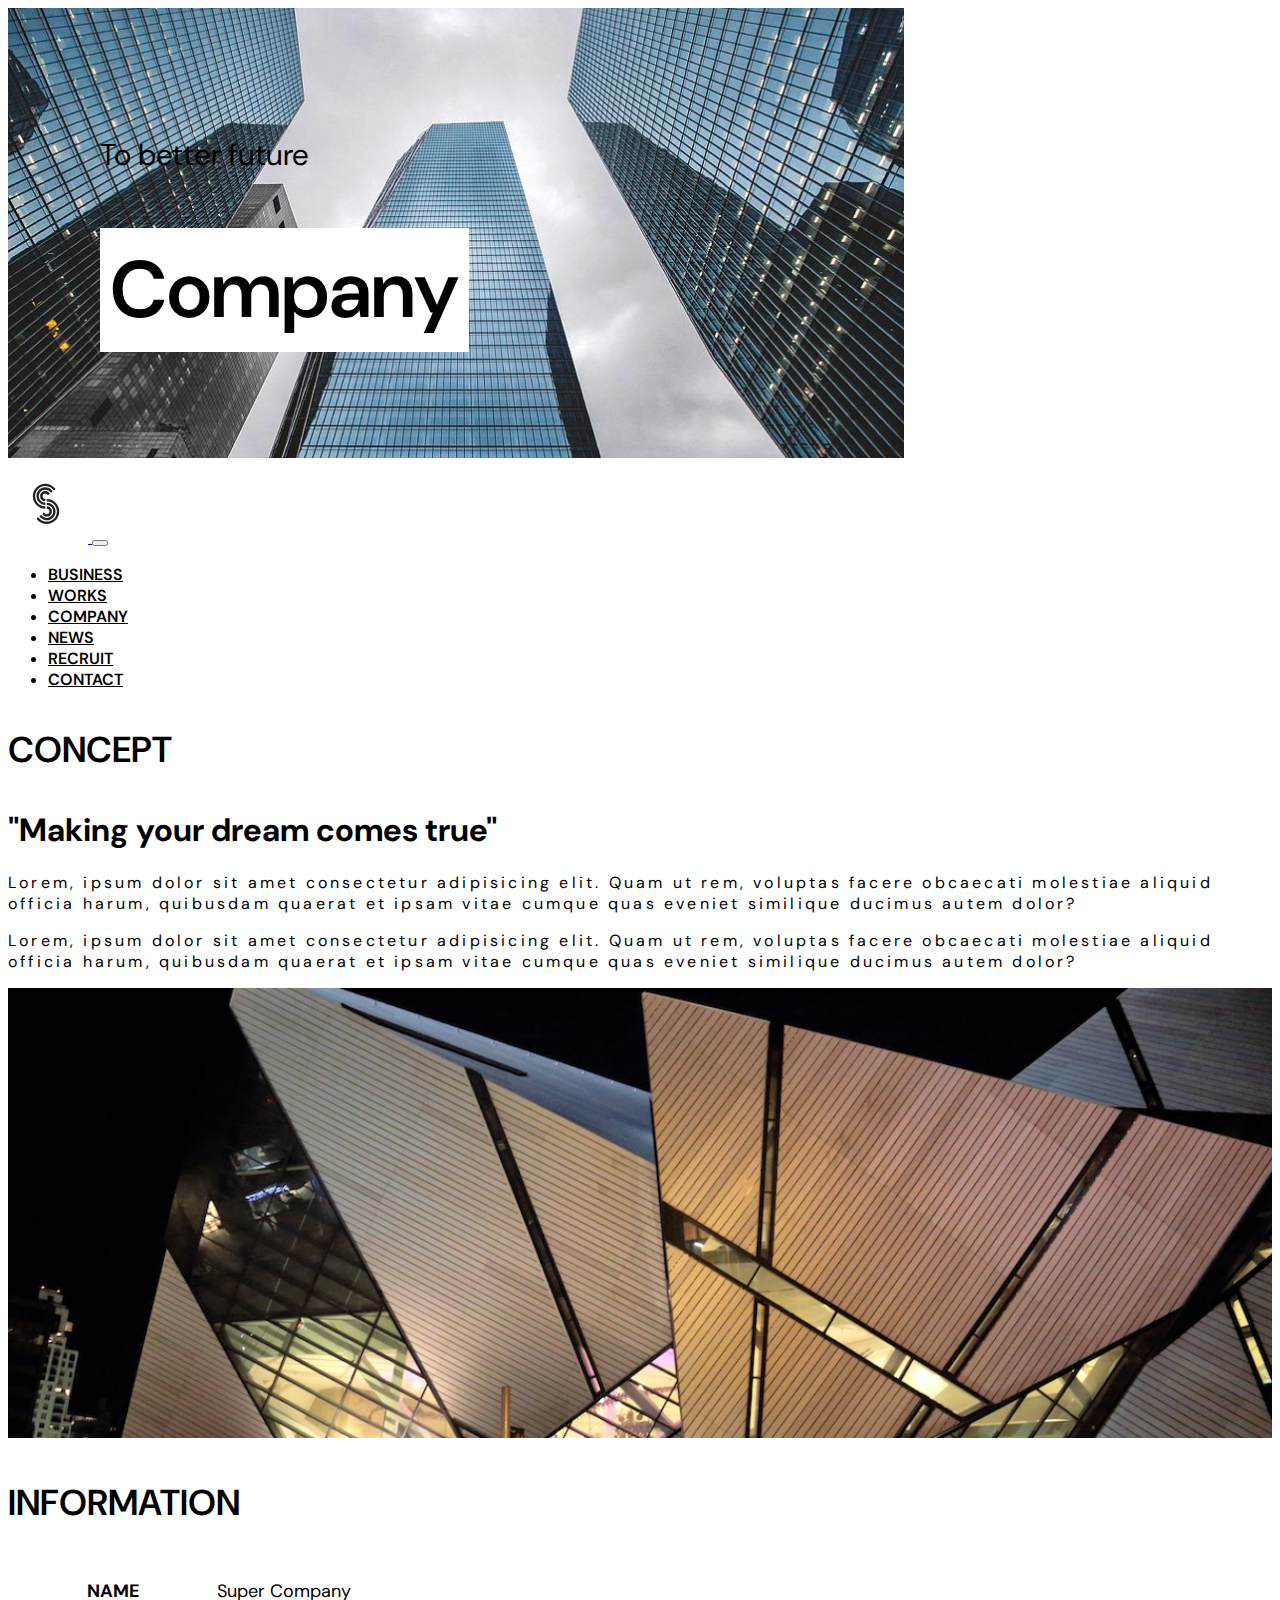
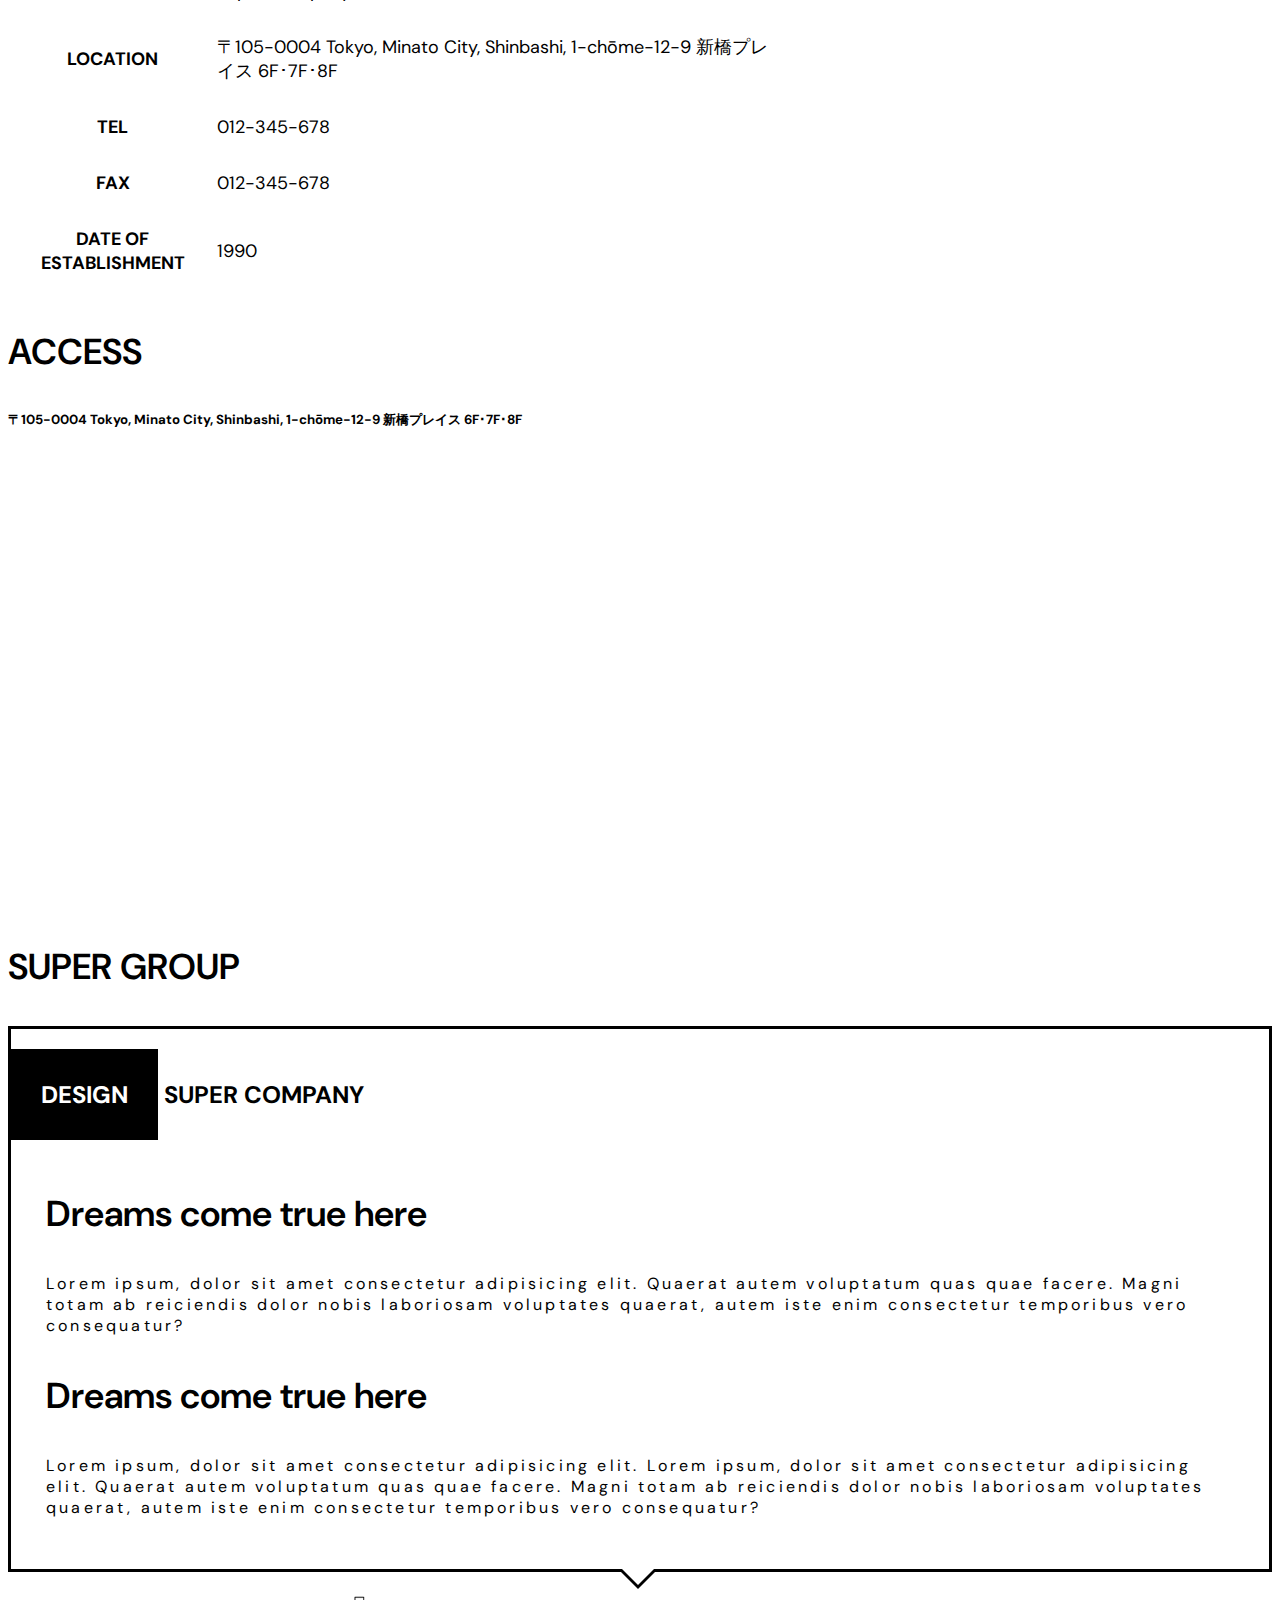
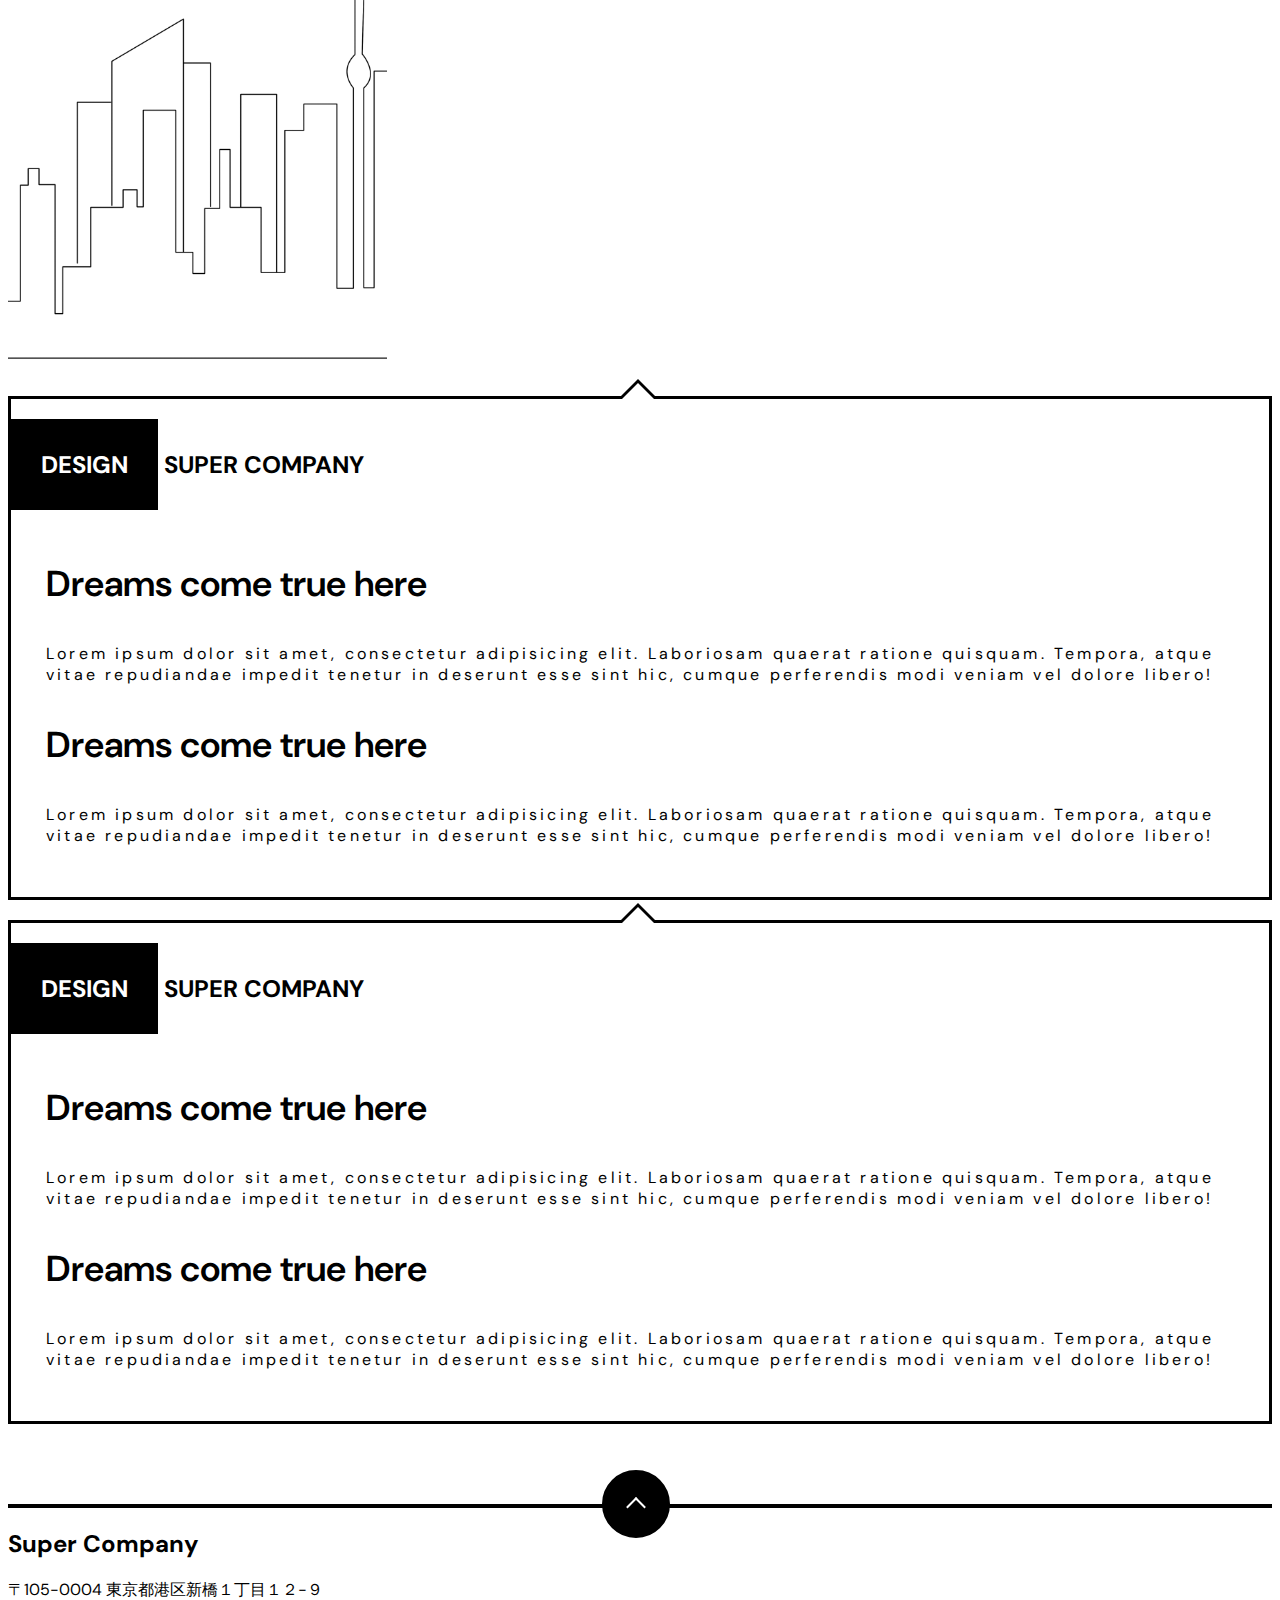
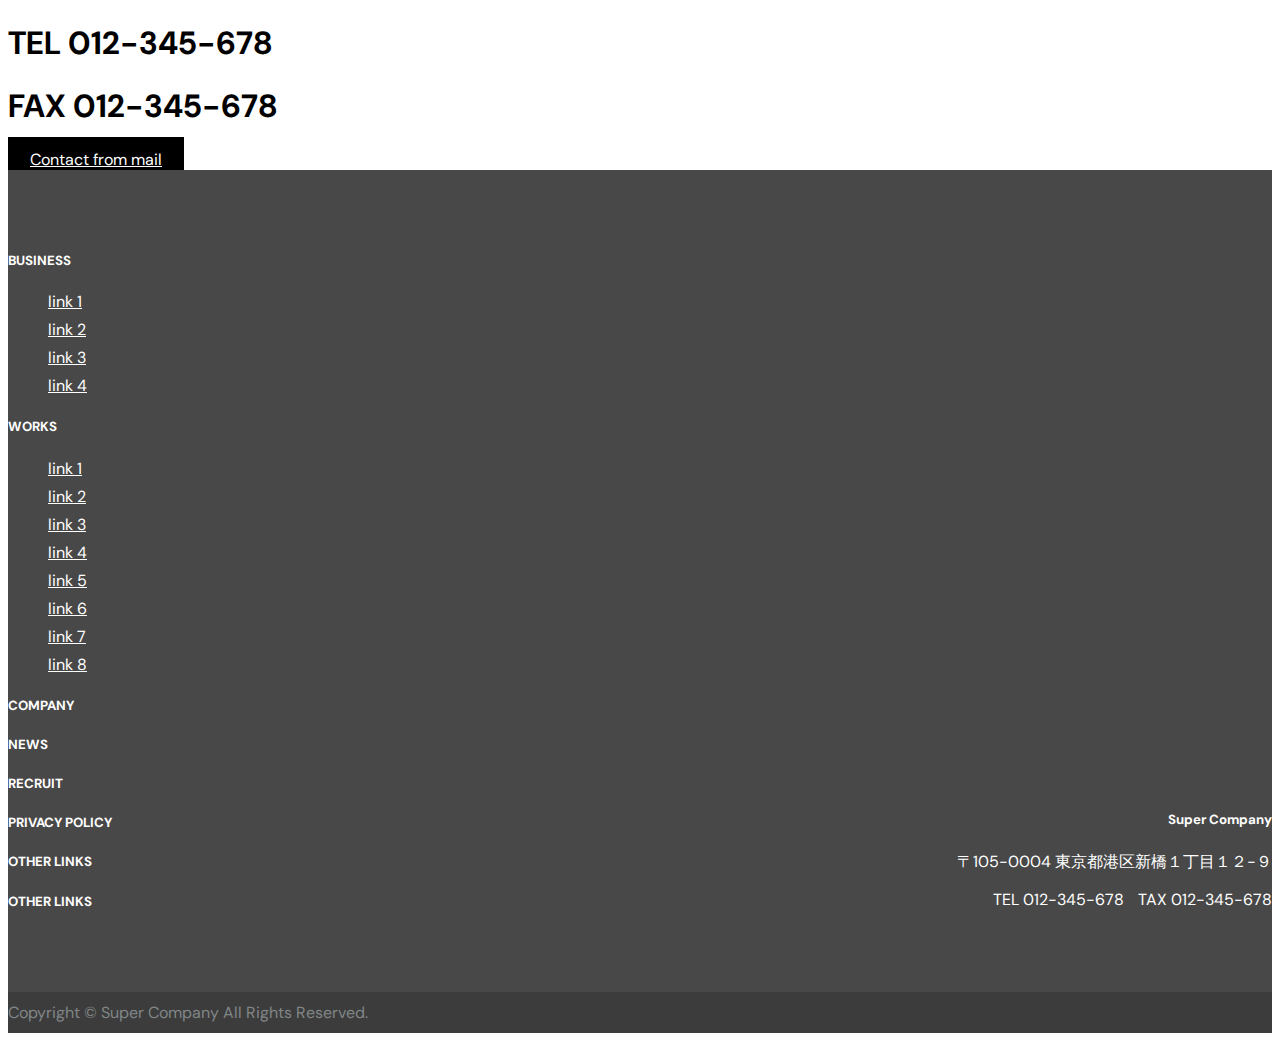
<file: company.html>
<!DOCTYPE html>
<html lang="en">

<head>
  <meta charset="UTF-8">
  <meta http-equiv="X-UA-Compatible" content="IE=edge">
  <meta name="viewport" content="width=device-width, initial-scale=1.0">
  <title>Super Company</title>

  <link rel="preconnect" href="https://fonts.googleapis.com"><link rel="preconnect" href="https://fonts.gstatic.com" crossorigin><link href="https://fonts.googleapis.com/css2?family=DM+Sans&display=swap" rel="stylesheet">
  <link href="https://cdn.jsdelivr.net/npm/bootstrap@5.0.2/dist/css/bootstrap.min.css" rel="stylesheet"
    integrity="sha384-EVSTQN3/azprG1Anm3QDgpJLIm9Nao0Yz1ztcQTwFspd3yD65VohhpuuCOmLASjC" crossorigin="anonymous">
  <link rel="stylesheet" href="https://cdnjs.cloudflare.com/ajax/libs/font-awesome/4.7.0/css/font-awesome.min.css">
  <link rel="stylesheet" href="css/main.css">
  <link rel="stylesheet" href="css/company.css">
</head>

<body>
  <!-- banner section -->
  <div class="container-modify d-flex justify-content-end">
    <div class="text-over">
      <span>To better future</span>
      <h1>Company</h1>
    </div>
    <div class="banner">
      <img src="img/bg-4.jpeg" alt="Super Company">
    </div>
  </div>

  <!-- nav -->
  <nav id="navbar" class="navbar navbar-expand-md navbar-light bg-light">
    <div class="container">
      <a class="navbar-brand" href="index.html">
        <img src="img/logo.svg" alt="Super Company">
      </a>
      <button class="navbar-toggler" type="button" data-bs-toggle="collapse" data-bs-target="#navbarTogglerDemo02" aria-controls="navbarTogglerDemo02" aria-expanded="false" aria-label="Toggle navigation">
        <span class="navbar-toggler-icon"></span>
      </button>
      <div class="collapse navbar-collapse justify-content-end" id="navbarTogglerDemo02">
        <ul class="navbar-nav mb-2 mb-lg-0">
          <li class="nav-item">
            <a class="nav-link" href="business.html">BUSINESS</a>
          </li>
          <li class="nav-item">
            <a class="nav-link" href="works.html">WORKS</a>
          </li>
          <li class="nav-item">
            <a class="nav-link" href="company.html">COMPANY</a>
          </li>
          <li class="nav-item">
            <a class="nav-link" href="news.html">NEWS</a>
          </li>
          <li class="nav-item">
            <a class="nav-link" href="recruit.html">RECRUIT</a>
          </li>
          <li class="nav-item">
            <a class="nav-link" href="contact.html">CONTACT</a>
          </li>
        </ul>
      </div>
    </div>
  </nav>

  <div class="content my-5">
    <!-- concept -->
    <section class="concept-section">
      <div class="container my-5">
        <h3 class="text-center mb-5">CONCEPT</h3>
        <div class="row">
          <div class="col-md-6">
            <h1>"Making your dream comes true"</h1>
            <p>Lorem, ipsum dolor sit amet consectetur adipisicing elit. Quam ut rem, voluptas facere obcaecati molestiae aliquid officia harum, quibusdam quaerat et ipsam vitae cumque quas eveniet similique ducimus autem dolor?</p>
            <p>Lorem, ipsum dolor sit amet consectetur adipisicing elit. Quam ut rem, voluptas facere obcaecati molestiae aliquid officia harum, quibusdam quaerat et ipsam vitae cumque quas eveniet similique ducimus autem dolor?</p>
          </div>
          <div class="col-md-6">
            <img src="img/bg-5.jpeg" alt="Super Company">
          </div>
        </div>
      </div>
    </section>

    <!-- info -->
    <section class="info-section">
      <div class="container my-5">
        <h3 class="text-center mb-5">INFORMATION</h3>
        <div class="row">
          <table class="table">
            <tbody>
              <tr>
                <th scope="row">NAME</th>
                <td>Super Company</td>
              </tr>
              <tr>
                <th scope="row">LOCATION</th>
                <td>〒105-0004 Tokyo, Minato City, Shinbashi, 1-chōme−12−9 新橋プレイス 6F･7F･8F</td>
              </tr>
              <tr>
                <th scope="row">TEL</th>
                <td>012-345-678</td>
              </tr>
              <tr>
                <th scope="row">FAX</th>
                <td>012-345-678</td>
              </tr>
              <tr>
                <th scope="row">DATE OF ESTABLISHMENT</th>
                <td>1990</td>
              </tr>
            </tbody>
          </table>
        </div>
      </div>
    </section>

    <!-- access -->
    <section class="access-section">
      <div class="container my-5">
        <h3 class="text-center mb-5">ACCESS</h3>
        <div class="row">
          <h5 class="text-center mb-5">〒105-0004 Tokyo, Minato City, Shinbashi, 1-chōme−12−9 新橋プレイス 6F･7F･8F</h5>
          <iframe src="https://www.google.com/maps/embed?pb=!1m14!1m8!1m3!1d12965.519187087595!2d139.7588484!3d35.6676492!3m2!1i1024!2i768!4f13.1!3m3!1m2!1s0x0%3A0xa501a12a8632ba87!2sBusiness%20Airport%20Shinbashi!5e0!3m2!1sen!2sjp!4v1671678754270!5m2!1sen!2sjp" width="600" height="450" style="border:0;" allowfullscreen="" loading="lazy" referrerpolicy="no-referrer-when-downgrade"></iframe>
        </div>
      </div>
    </section>

    <!-- super group -->
    <section class="access-section">
      <div class="container my-5">
        <h3 class="text-center mb-5">SUPER GROUP</h3>
        <div class="row">
        </div>
        <div class="box under">
          <h2>
            <span>DESIGN</span>
            SUPER COMPANY
          </h2>
          <div class="row">
            <div class="col-md-6">
              <h3>Dreams come true here</h3>
              <p>Lorem ipsum, dolor sit amet consectetur adipisicing elit. Quaerat autem voluptatum quas quae facere. Magni totam ab reiciendis dolor nobis laboriosam voluptates quaerat, autem iste enim consectetur temporibus vero consequatur?</p>
            </div>
            <div class="col-md-6">
              <h3>Dreams come true here</h3>
              <p>Lorem ipsum, dolor sit amet consectetur adipisicing elit. Lorem ipsum, dolor sit amet consectetur adipisicing elit.  Quaerat autem voluptatum quas quae facere. Magni totam ab reiciendis dolor nobis laboriosam voluptates quaerat, autem iste enim consectetur temporibus vero consequatur?</p>
            </div>
          </div>
        </div>
        <div class="row">
          <img src="img/drawing-2.png" alt="Super Company" class="mx-auto access-img">
        </div>
        <div class="row">
          <div class="col-md-6">
            <div class="box top">
              <h2>
                <span>DESIGN</span>
                SUPER COMPANY
              </h2>
              <div class="box-content">
                <h3>Dreams come true here</h3>
                <p class="mb-5">Lorem ipsum dolor sit amet, consectetur adipisicing elit. Laboriosam quaerat ratione quisquam. Tempora, atque vitae repudiandae impedit tenetur in deserunt esse sint hic, cumque perferendis modi veniam vel dolore libero!</p>
              
                <h3>Dreams come true here</h3>
                <p class="mb-5">Lorem ipsum dolor sit amet, consectetur adipisicing elit. Laboriosam quaerat ratione quisquam. Tempora, atque vitae repudiandae impedit tenetur in deserunt esse sint hic, cumque perferendis modi veniam vel dolore libero!</p>
              </div>
            </div>
          </div>
          <div class="col-md-6">
            <div class="box top">
              <h2>
                <span>DESIGN</span>
                SUPER COMPANY
              </h2>
              <div class="box-content">
                <h3>Dreams come true here</h3>
                <p class="mb-5">Lorem ipsum dolor sit amet, consectetur adipisicing elit. Laboriosam quaerat ratione quisquam. Tempora, atque vitae repudiandae impedit tenetur in deserunt esse sint hic, cumque perferendis modi veniam vel dolore libero!</p>
              
                <h3>Dreams come true here</h3>
                <p class="mb-5">Lorem ipsum dolor sit amet, consectetur adipisicing elit. Laboriosam quaerat ratione quisquam. Tempora, atque vitae repudiandae impedit tenetur in deserunt esse sint hic, cumque perferendis modi veniam vel dolore libero!</p>
              </div>
            </div>
          </div>
        </div>
      </div>
    </section>
  </div>

  <footer>
    <!-- to top -->
    <div class="to-top my-5">
      <a href="#"></a>
    </div>

    <!-- contact -->
    <div class="container text-center py-5 contact-section">
      <h2 class="mb-5">Super Company</h2>
      <p>〒105-0004 東京都港区新橋１丁目１２−９</p>
      <div class="row mb-5">
        <div class="col-md-6">
          <h1>TEL 012-345-678</h1>
        </div>
        <div class="col-md-6">
          <h1>FAX 012-345-678</h1>
        </div>
      </div>
      <a href="#" class="btn">Contact from mail</a>
    </div>

    <!-- links -->
    <section class="links-section">
      <div class="container">
        <div class="row">
          <div class="col-lg-3 col-md-6">
            <h5 class="mb-3"><a href="business.html">BUSINESS</a></h5>
            <ul>
              <li><a href="#">link 1</a></li>
              <li><a href="#">link 2</a></li>
              <li><a href="#">link 3</a></li>
              <li><a href="#">link 4</a></li>
            </ul>
          </div>
          <div class="col-lg-3 col-md-6">
            <h5 class="mb-3"><a href="works.html">WORKS</a></h5>
            <ul>
              <li><a href="#">link 1</a></li>
              <li><a href="#">link 2</a></li>
              <li><a href="#">link 3</a></li>
              <li><a href="#">link 4</a></li>
              <li><a href="#">link 5</a></li>
              <li><a href="#">link 6</a></li>
              <li><a href="#">link 7</a></li>
              <li><a href="#">link 8</a></li>
            </ul>
          </div>
          <div class="col-lg-3 col-md-6">
            <h5 class="mb-3"><a href="company.html">COMPANY</a></h5>
            <h5 class="mb-3"><a href="news.html">NEWS</a></h5>
            <h5 class="mb-3"><a href="recruit.html">RECRUIT</a></h5>
            <h5 class="mb-3"><a href="#">PRIVACY POLICY</a></h5>
          </div>
          <div class="col-lg-3 col-md-6">
            <h5 class="mb-3"><a href="#">OTHER LINKS</a></h5>
            <h5 class="mb-3"><a href="#">OTHER LINKS</a></h5>
          </div>
        </div>
        <div class="company-info">
          <h5>Super Company</h5>
          <p>〒105-0004 東京都港区新橋１丁目１２−９</p>
          <span style="margin-right: 10px;">TEL 012-345-678</span>
          <span>TAX 012-345-678</span>
        </div>
      </div>
    </section>

    <!-- copyright -->
    <section class="copyright-section text-center">
      <span>Copyright © Super Company All Rights Reserved.</span>
    </section>
  </footer>

  <script src="https://cdn.jsdelivr.net/npm/bootstrap@5.0.2/dist/js/bootstrap.bundle.min.js"
    integrity="sha384-MrcW6ZMFYlzcLA8Nl+NtUVF0sA7MsXsP1UyJoMp4YLEuNSfAP+JcXn/tWtIaxVXM"
    crossorigin="anonymous"></script>
  <script src="js/main.js"></script>
</body>

</html>
</file>
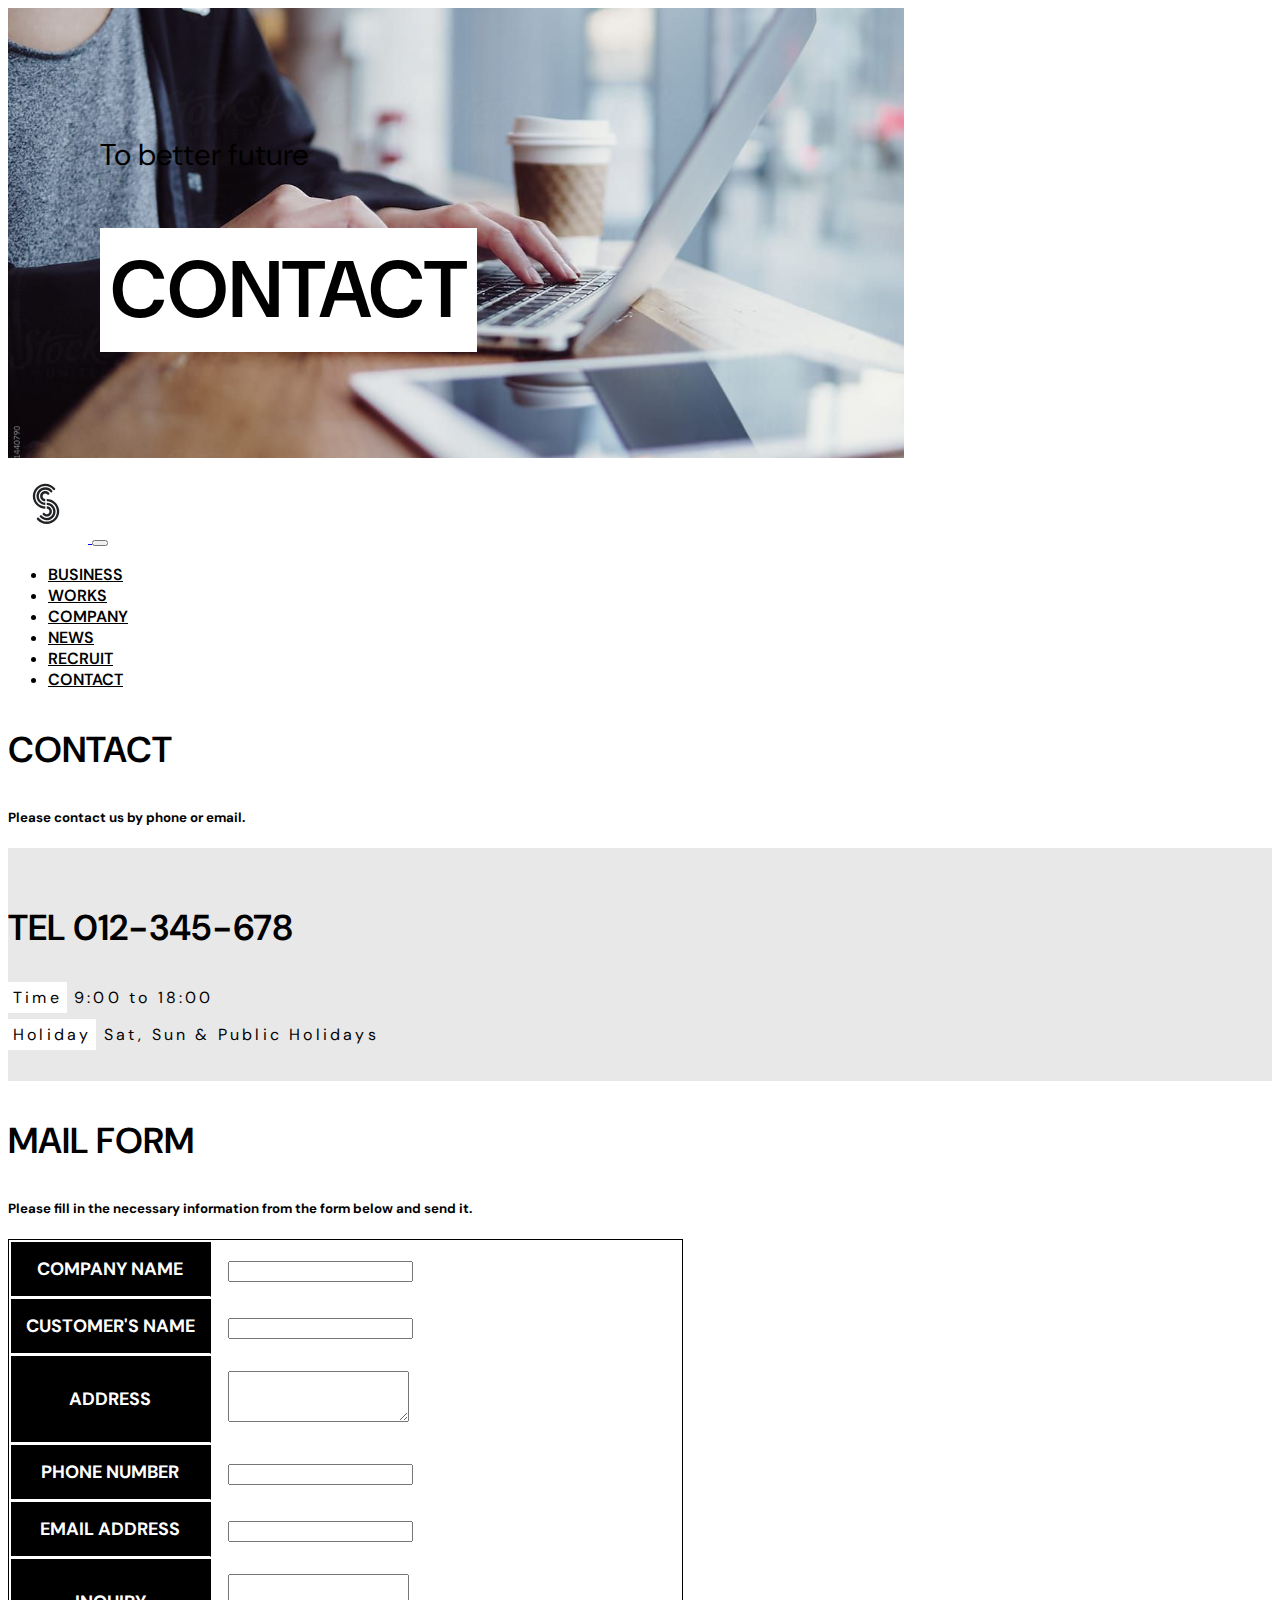
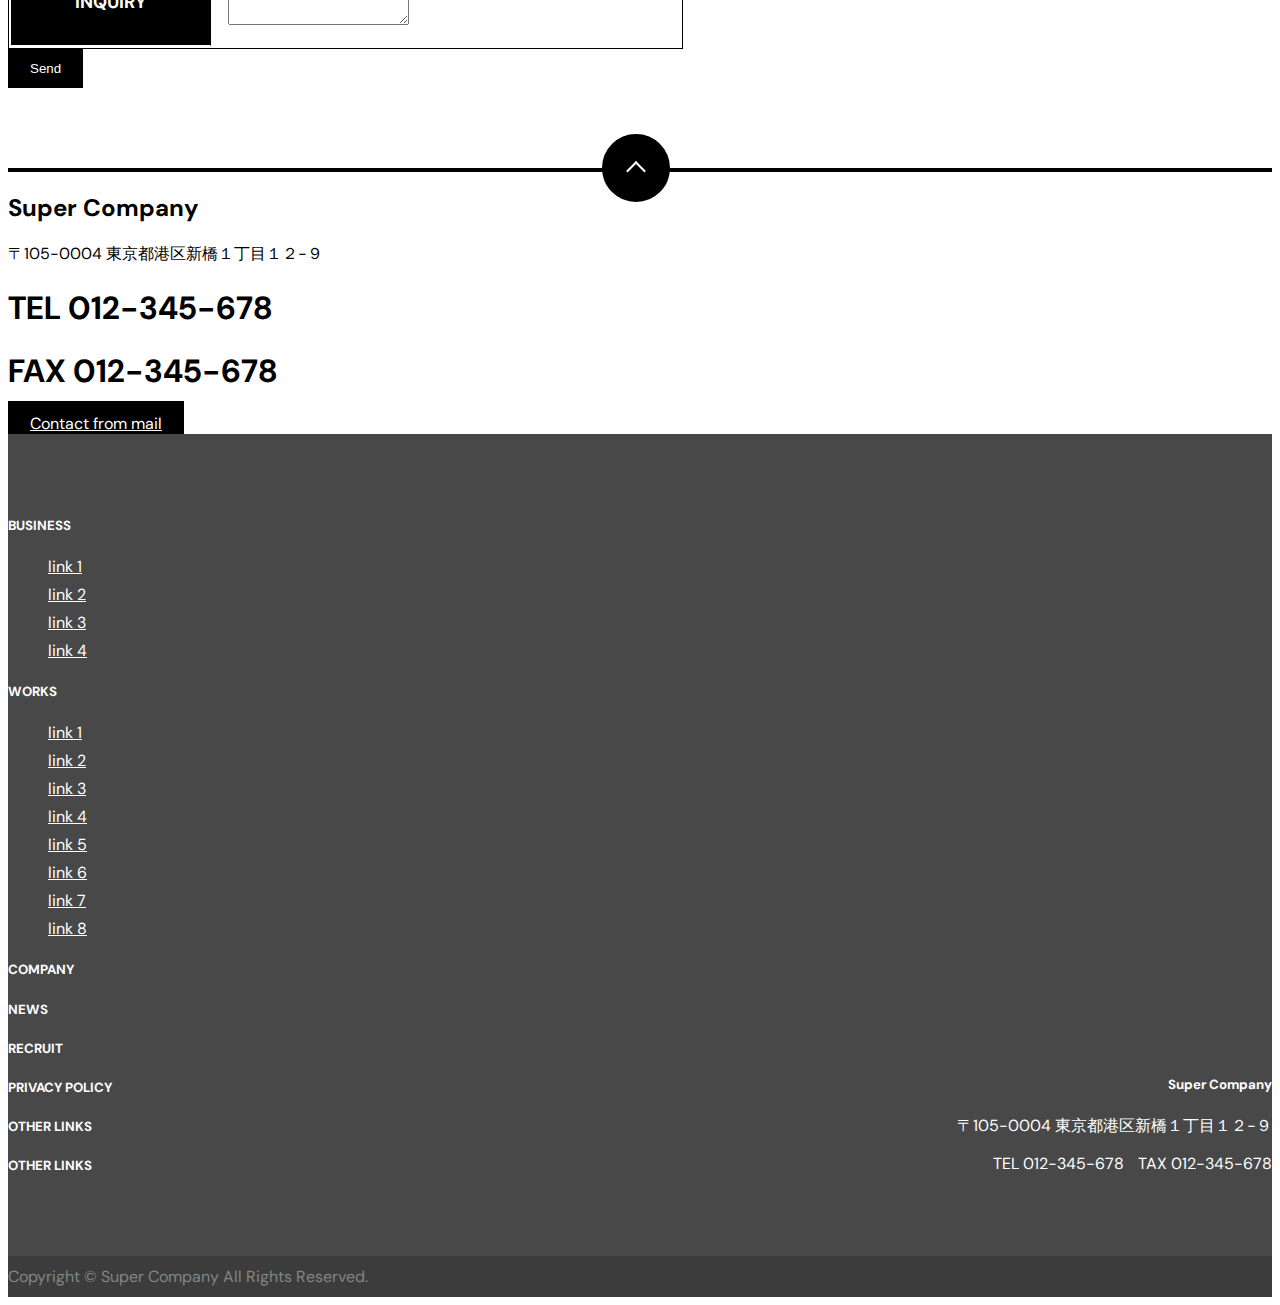
<file: contact.html>
<!DOCTYPE html>
<html lang="en">
  <head>
    <meta charset="UTF-8" />
    <meta http-equiv="X-UA-Compatible" content="IE=edge" />
    <meta name="viewport" content="width=device-width, initial-scale=1.0" />
    <title>Super Company</title>

    <link rel="preconnect" href="https://fonts.googleapis.com" />
    <link rel="preconnect" href="https://fonts.gstatic.com" crossorigin />
    <link
      href="https://fonts.googleapis.com/css2?family=DM+Sans&display=swap"
      rel="stylesheet"
    />
    <link
      href="https://cdn.jsdelivr.net/npm/bootstrap@5.0.2/dist/css/bootstrap.min.css"
      rel="stylesheet"
      integrity="sha384-EVSTQN3/azprG1Anm3QDgpJLIm9Nao0Yz1ztcQTwFspd3yD65VohhpuuCOmLASjC"
      crossorigin="anonymous"
    />
    <link
      rel="stylesheet"
      href="https://cdnjs.cloudflare.com/ajax/libs/font-awesome/4.7.0/css/font-awesome.min.css"
    />
    <link rel="stylesheet" href="css/main.css" />
    <link rel="stylesheet" href="css/contact.css" />
  </head>

  <body>
    <!-- banner section -->
    <div class="container-modify d-flex justify-content-end">
      <div class="text-over">
        <span>To better future</span>
        <h1>CONTACT</h1>
      </div>
      <div class="banner">
        <img src="img/bg-6.jpeg" alt="Super Company" />
      </div>
    </div>

    <!-- nav -->
    <nav id="navbar" class="navbar navbar-expand-md navbar-light bg-light">
      <div class="container">
        <a class="navbar-brand" href="index.html">
          <img src="img/logo.svg" alt="Super Company" />
        </a>
        <button
          class="navbar-toggler"
          type="button"
          data-bs-toggle="collapse"
          data-bs-target="#navbarTogglerDemo02"
          aria-controls="navbarTogglerDemo02"
          aria-expanded="false"
          aria-label="Toggle navigation"
        >
          <span class="navbar-toggler-icon"></span>
        </button>
        <div
          class="collapse navbar-collapse justify-content-end"
          id="navbarTogglerDemo02"
        >
          <ul class="navbar-nav mb-2 mb-lg-0">
            <li class="nav-item">
              <a class="nav-link" href="business.html">BUSINESS</a>
            </li>
            <li class="nav-item">
              <a class="nav-link" href="works.html">WORKS</a>
            </li>
            <li class="nav-item">
              <a class="nav-link" href="company.html">COMPANY</a>
            </li>
            <li class="nav-item">
              <a class="nav-link" href="news.html">NEWS</a>
            </li>
            <li class="nav-item">
              <a class="nav-link" href="recruit.html">RECRUIT</a>
            </li>
            <li class="nav-item">
              <a class="nav-link" href="contact.html">CONTACT</a>
            </li>
          </ul>
        </div>
      </div>
    </nav>

    <div class="content my-5">
      <section class="mail-section">
        <div class="container my-5">
          <h3 class="text-center mb-5">CONTACT</h3>
          <h5 class="text-center mb-5">Please contact us by phone or email.</h5>
          <div class="row">
            <div class="col-md-3"></div>
            <div class="col-nd-6 contact-info text-center">
              <h3>TEL 012-345-678</h3>
              <p><span>Time</span> 9:00 to 18:00</p>
              <p><span>Holiday</span> Sat, Sun & Public Holidays</p>
            </div>
            <div class="col-md-3"></div>
          </div>
        </div>
      </section>
      <section class="mail-section">
        <div class="container my-5">
          <h3 class="text-center mb-5">MAIL FORM</h3>
          <h5 class="text-center mb-5">Please fill in the necessary information from the form below and send it.</h5>
          <div class="row">
            <form>
              <table class="table">
                <tbody>
                  <tr>
                    <th scope="row">COMPANY NAME</th>
                    <td>
                      <input type="text" class="form-control">
                    </td>
                  </tr>
                  <tr>
                    <th scope="row">CUSTOMER'S NAME</th>
                    <td>
                      <input type="text" class="form-control">
                    </td>
                  </tr>
                  <tr>
                    <th scope="row">ADDRESS</th>
                    <td>
                      <textarea class="form-control" id="exampleFormControlTextarea1" rows="3"></textarea>
                    </td>
                  </tr>
                  <tr>
                    <th scope="row">PHONE NUMBER</th>
                    <td>
                      <input type="text" class="form-control">
                    </td>
                  </tr>
                  <tr>
                    <th scope="row">EMAIL ADDRESS</th>
                    <td>
                      <input type="email" class="form-control" id="exampleInputEmail1" aria-describedby="emailHelp">
                    </td>
                  </tr>
                  <tr>
                    <th scope="row">INQUIRY</th>
                    <td>
                      <textarea class="form-control" id="exampleFormControlTextarea1" rows="3"></textarea>
                    </td>
                  </tr>
                </tbody>
              </table>
            </form>
          </div>
          <div class="row">
            <div class="col-12 text-center">
              <input type="submit" class="btn align-self-center" value="Send">
            </div>
          </div>
        </div>
      </section>
    </div>

    <footer>
      <!-- to top -->
      <div class="to-top my-5">
        <a href="#"></a>
      </div>

      <!-- contact -->
      <div class="container text-center py-5 contact-section">
        <h2 class="mb-5">Super Company</h2>
        <p>〒105-0004 東京都港区新橋１丁目１２−９</p>
        <div class="row mb-5">
          <div class="col-md-6">
            <h1>TEL 012-345-678</h1>
          </div>
          <div class="col-md-6">
            <h1>FAX 012-345-678</h1>
          </div>
        </div>
        <a href="#" class="btn">Contact from mail</a>
      </div>

      <!-- links -->
      <section class="links-section">
        <div class="container">
          <div class="row">
            <div class="col-lg-3 col-md-6">
              <h5 class="mb-3"><a href="business.html">BUSINESS</a></h5>
              <ul>
                <li><a href="#">link 1</a></li>
                <li><a href="#">link 2</a></li>
                <li><a href="#">link 3</a></li>
                <li><a href="#">link 4</a></li>
              </ul>
            </div>
            <div class="col-lg-3 col-md-6">
              <h5 class="mb-3"><a href="works.html">WORKS</a></h5>
              <ul>
                <li><a href="#">link 1</a></li>
                <li><a href="#">link 2</a></li>
                <li><a href="#">link 3</a></li>
                <li><a href="#">link 4</a></li>
                <li><a href="#">link 5</a></li>
                <li><a href="#">link 6</a></li>
                <li><a href="#">link 7</a></li>
                <li><a href="#">link 8</a></li>
              </ul>
            </div>
            <div class="col-lg-3 col-md-6">
              <h5 class="mb-3"><a href="company.html">COMPANY</a></h5>
              <h5 class="mb-3"><a href="news.html">NEWS</a></h5>
              <h5 class="mb-3"><a href="recruit.html">RECRUIT</a></h5>
              <h5 class="mb-3"><a href="#">PRIVACY POLICY</a></h5>
            </div>
            <div class="col-lg-3 col-md-6">
              <h5 class="mb-3"><a href="#">OTHER LINKS</a></h5>
              <h5 class="mb-3"><a href="#">OTHER LINKS</a></h5>
            </div>
          </div>
          <div class="company-info">
            <h5>Super Company</h5>
            <p>〒105-0004 東京都港区新橋１丁目１２−９</p>
            <span style="margin-right: 10px">TEL 012-345-678</span>
            <span>TAX 012-345-678</span>
          </div>
        </div>
      </section>

      <!-- copyright -->
      <section class="copyright-section text-center">
        <span>Copyright © Super Company All Rights Reserved.</span>
      </section>
    </footer>

    <script
      src="https://cdn.jsdelivr.net/npm/bootstrap@5.0.2/dist/js/bootstrap.bundle.min.js"
      integrity="sha384-MrcW6ZMFYlzcLA8Nl+NtUVF0sA7MsXsP1UyJoMp4YLEuNSfAP+JcXn/tWtIaxVXM"
      crossorigin="anonymous"
    ></script>
    <script src="js/main.js"></script>
  </body>
</html>
</file>
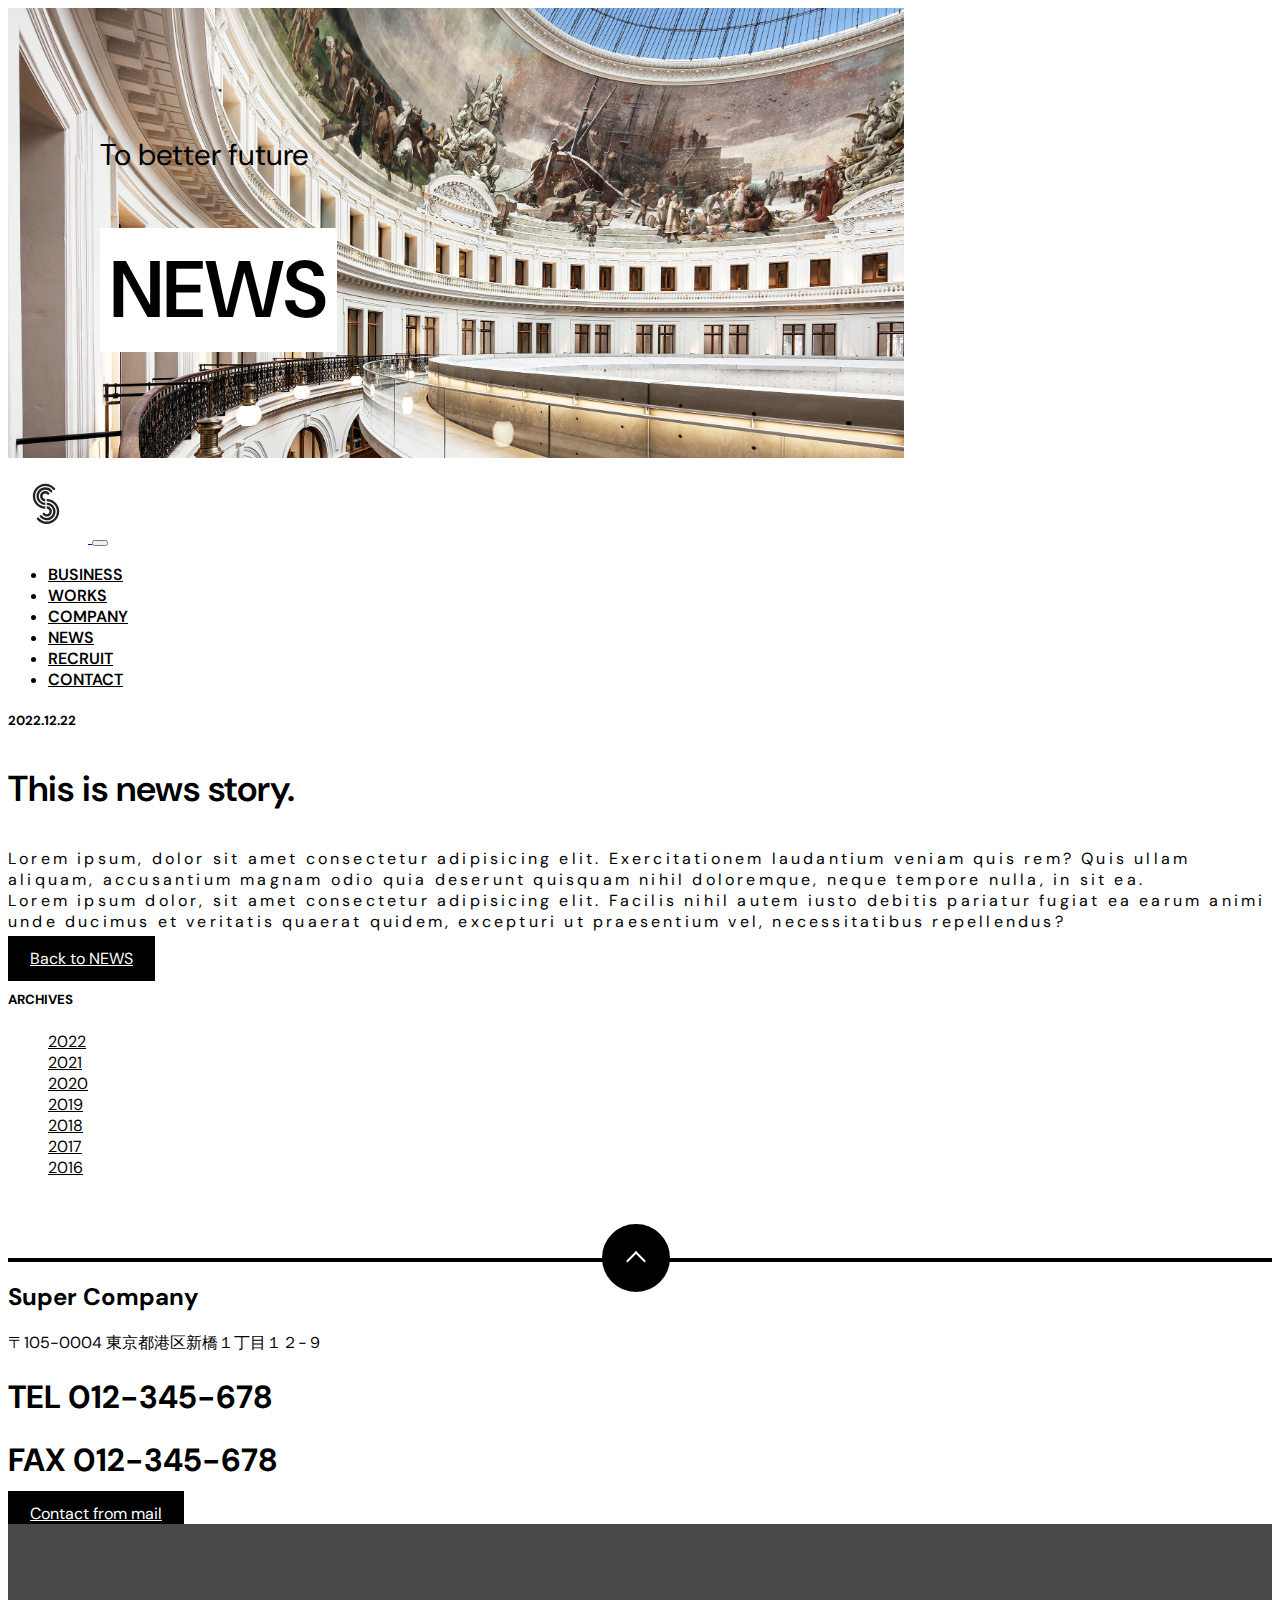
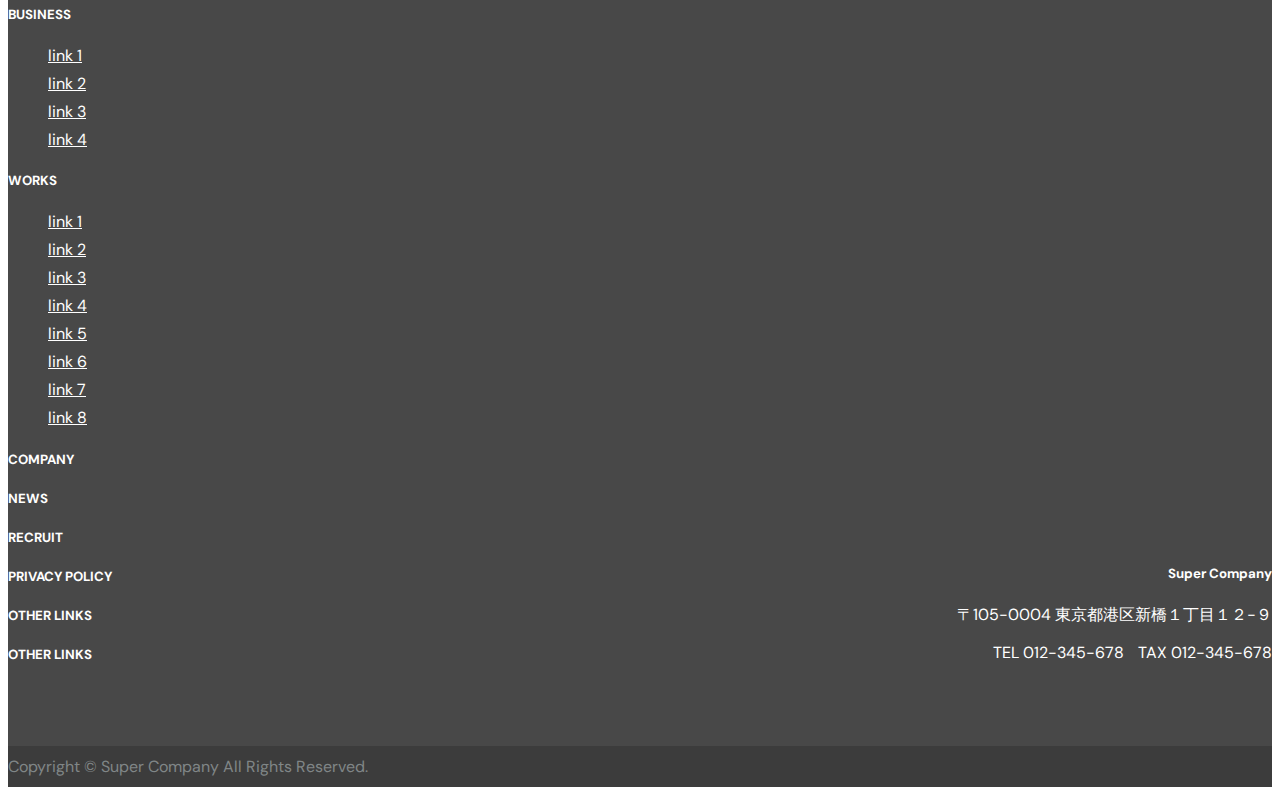
<file: news-detail.html>
<!DOCTYPE html>
<html lang="en">
  <head>
    <meta charset="UTF-8" />
    <meta http-equiv="X-UA-Compatible" content="IE=edge" />
    <meta name="viewport" content="width=device-width, initial-scale=1.0" />
    <title>Super Company</title>

    <link rel="preconnect" href="https://fonts.googleapis.com" />
    <link rel="preconnect" href="https://fonts.gstatic.com" crossorigin />
    <link
      href="https://fonts.googleapis.com/css2?family=DM+Sans&display=swap"
      rel="stylesheet"
    />
    <link
      href="https://cdn.jsdelivr.net/npm/bootstrap@5.0.2/dist/css/bootstrap.min.css"
      rel="stylesheet"
      integrity="sha384-EVSTQN3/azprG1Anm3QDgpJLIm9Nao0Yz1ztcQTwFspd3yD65VohhpuuCOmLASjC"
      crossorigin="anonymous"
    />
    <link
      rel="stylesheet"
      href="https://cdnjs.cloudflare.com/ajax/libs/font-awesome/4.7.0/css/font-awesome.min.css"
    />
    <link rel="stylesheet" href="css/main.css" />
    <link rel="stylesheet" href="css/news.css" />
  </head>

  <body>
    <!-- banner section -->
    <div class="container-modify d-flex justify-content-end">
      <div class="text-over">
        <span>To better future</span>
        <h1>NEWS</h1>
      </div>
      <div class="banner">
        <img src="img/interior-2.jpeg" alt="Super Company" />
      </div>
    </div>

    <!-- nav -->
    <nav id="navbar" class="navbar navbar-expand-md navbar-light bg-light">
      <div class="container">
        <a class="navbar-brand" href="index.html">
          <img src="img/logo.svg" alt="Super Company" />
        </a>
        <button
          class="navbar-toggler"
          type="button"
          data-bs-toggle="collapse"
          data-bs-target="#navbarTogglerDemo02"
          aria-controls="navbarTogglerDemo02"
          aria-expanded="false"
          aria-label="Toggle navigation"
        >
          <span class="navbar-toggler-icon"></span>
        </button>
        <div
          class="collapse navbar-collapse justify-content-end"
          id="navbarTogglerDemo02"
        >
          <ul class="navbar-nav mb-2 mb-lg-0">
            <li class="nav-item">
              <a class="nav-link" href="business.html">BUSINESS</a>
            </li>
            <li class="nav-item">
              <a class="nav-link" href="works.html">WORKS</a>
            </li>
            <li class="nav-item">
              <a class="nav-link" href="company.html">COMPANY</a>
            </li>
            <li class="nav-item">
              <a class="nav-link" href="news.html">NEWS</a>
            </li>
            <li class="nav-item">
              <a class="nav-link" href="recruit.html">RECRUIT</a>
            </li>
            <li class="nav-item">
              <a class="nav-link" href="contact.html">CONTACT</a>
            </li>
          </ul>
        </div>
      </div>
    </nav>

    <div class="content my-5">
      <div class="container">
        <div class="row">
          <div class="col-md-9">
            <div class="border-bottom border-dark">
              <h5>2022.12.22</h5>
              <h3 class="mb-5">This is news story.</h3>
              <p class="mb-5">
                Lorem ipsum, dolor sit amet consectetur adipisicing elit.
                Exercitationem laudantium veniam quis rem? Quis ullam aliquam,
                accusantium magnam odio quia deserunt quisquam nihil doloremque,
                neque tempore nulla, in sit ea.
                <br />
                Lorem ipsum dolor, sit amet consectetur adipisicing elit. Facilis
                nihil autem iusto debitis pariatur fugiat ea earum animi unde
                ducimus et veritatis quaerat quidem, excepturi ut praesentium vel,
                necessitatibus repellendus?
              </p>
            </div>
            <div class="text-center">
              <a href="news.html" class="btn mt-5 text">Back to NEWS</a>
            </div>
          </div>
          <div class="col-md-3 archive">
            <h5>ARCHIVES</h5>
            <ul>
              <li><a href="#">2022</a></li>
              <li><a href="#">2021</a></li>
              <li><a href="#">2020</a></li>
              <li><a href="#">2019</a></li>
              <li><a href="#">2018</a></li>
              <li><a href="#">2017</a></li>
              <li><a href="#">2016</a></li>
            </ul>
          </div>
        </div>
      </div>
    </div>

    <footer>
      <!-- to top -->
      <div class="to-top my-5">
        <a href="#"></a>
      </div>

      <!-- contact -->
      <div class="container text-center py-5 contact-section">
        <h2 class="mb-5">Super Company</h2>
        <p>〒105-0004 東京都港区新橋１丁目１２−９</p>
        <div class="row mb-5">
          <div class="col-md-6">
            <h1>TEL 012-345-678</h1>
          </div>
          <div class="col-md-6">
            <h1>FAX 012-345-678</h1>
          </div>
        </div>
        <a href="#" class="btn">Contact from mail</a>
      </div>

      <!-- links -->
      <section class="links-section">
        <div class="container">
          <div class="row">
            <div class="col-lg-3 col-md-6">
              <h5 class="mb-3"><a href="business.html">BUSINESS</a></h5>
              <ul>
                <li><a href="#">link 1</a></li>
                <li><a href="#">link 2</a></li>
                <li><a href="#">link 3</a></li>
                <li><a href="#">link 4</a></li>
              </ul>
            </div>
            <div class="col-lg-3 col-md-6">
              <h5 class="mb-3"><a href="works.html">WORKS</a></h5>
              <ul>
                <li><a href="#">link 1</a></li>
                <li><a href="#">link 2</a></li>
                <li><a href="#">link 3</a></li>
                <li><a href="#">link 4</a></li>
                <li><a href="#">link 5</a></li>
                <li><a href="#">link 6</a></li>
                <li><a href="#">link 7</a></li>
                <li><a href="#">link 8</a></li>
              </ul>
            </div>
            <div class="col-lg-3 col-md-6">
              <h5 class="mb-3"><a href="company.html">COMPANY</a></h5>
              <h5 class="mb-3"><a href="news.html">NEWS</a></h5>
              <h5 class="mb-3"><a href="recruit.html">RECRUIT</a></h5>
              <h5 class="mb-3"><a href="#">PRIVACY POLICY</a></h5>
            </div>
            <div class="col-lg-3 col-md-6">
              <h5 class="mb-3"><a href="#">OTHER LINKS</a></h5>
              <h5 class="mb-3"><a href="#">OTHER LINKS</a></h5>
            </div>
          </div>
          <div class="company-info">
            <h5>Super Company</h5>
            <p>〒105-0004 東京都港区新橋１丁目１２−９</p>
            <span style="margin-right: 10px">TEL 012-345-678</span>
            <span>TAX 012-345-678</span>
          </div>
        </div>
      </section>

      <!-- copyright -->
      <section class="copyright-section text-center">
        <span>Copyright © Super Company All Rights Reserved.</span>
      </section>
    </footer>

    <script
      src="https://cdn.jsdelivr.net/npm/bootstrap@5.0.2/dist/js/bootstrap.bundle.min.js"
      integrity="sha384-MrcW6ZMFYlzcLA8Nl+NtUVF0sA7MsXsP1UyJoMp4YLEuNSfAP+JcXn/tWtIaxVXM"
      crossorigin="anonymous"
    ></script>
    <script src="js/main.js"></script>
  </body>
</html>
</file>
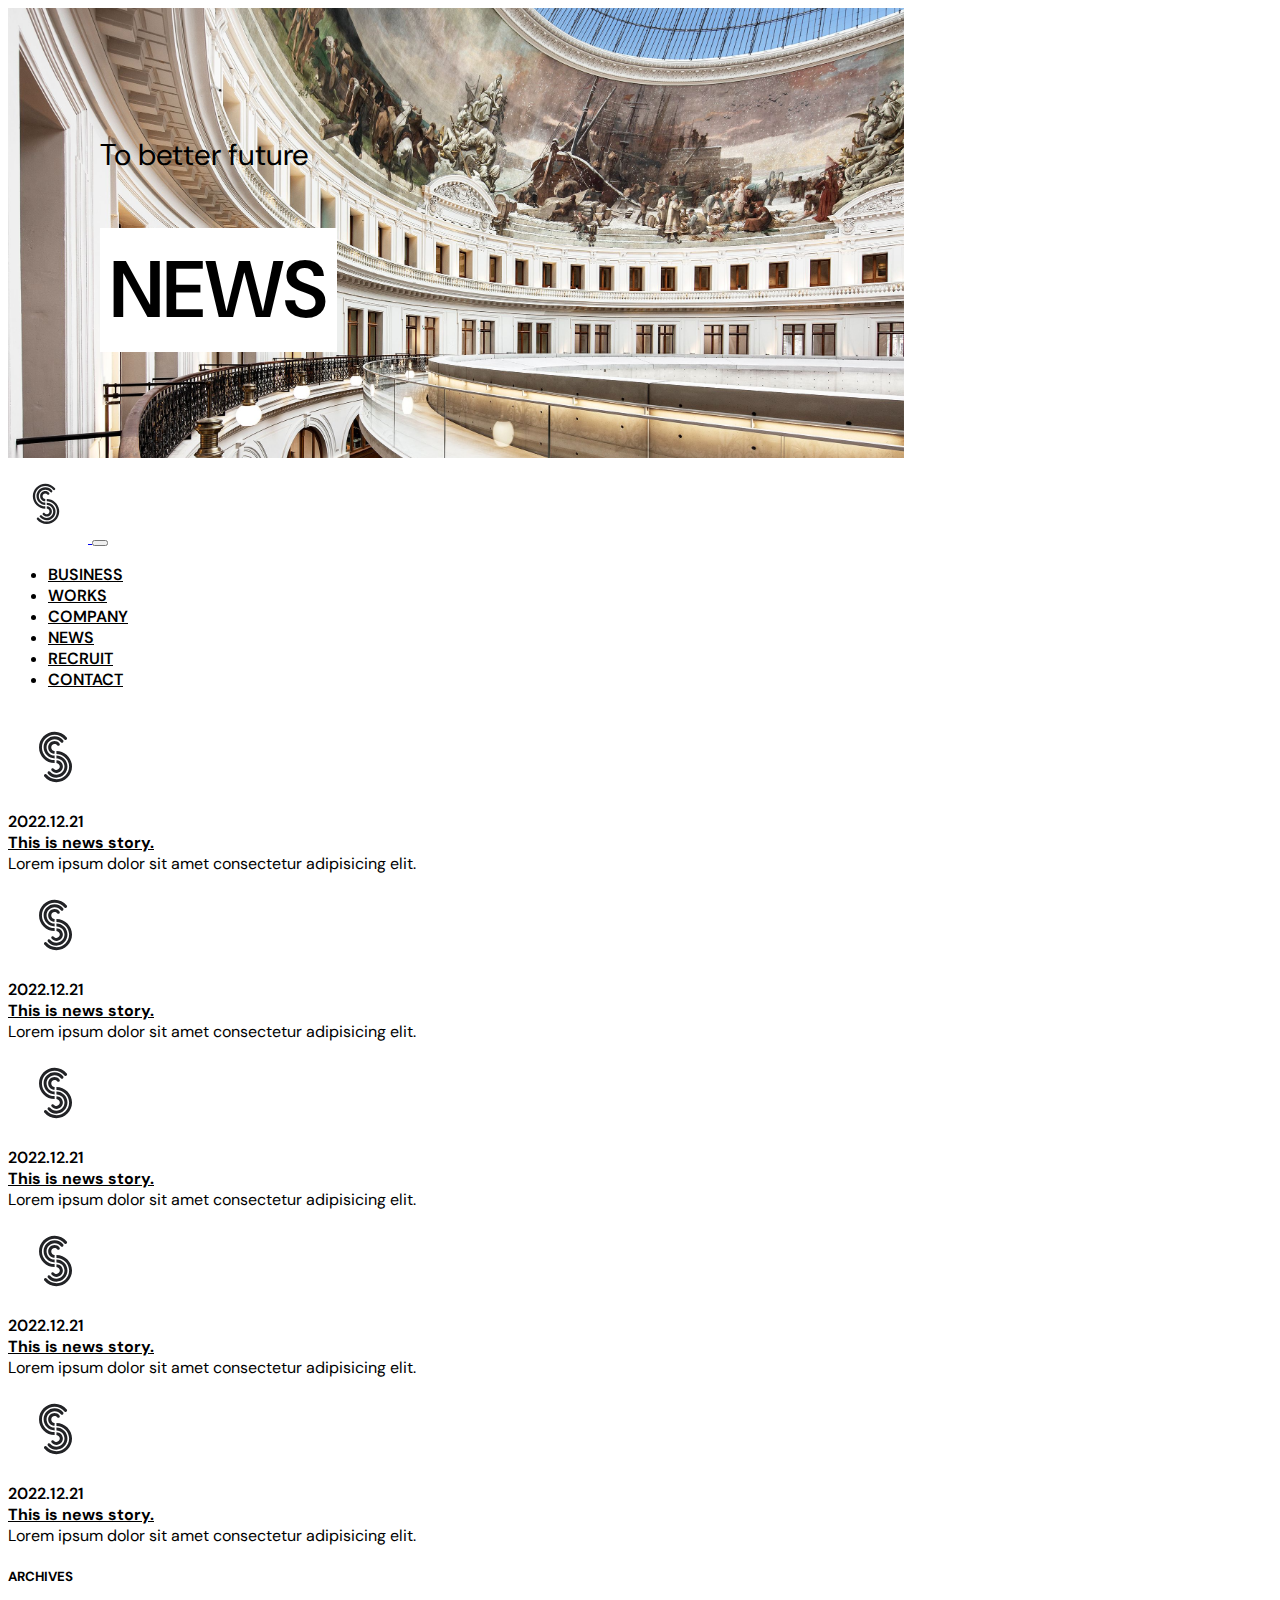
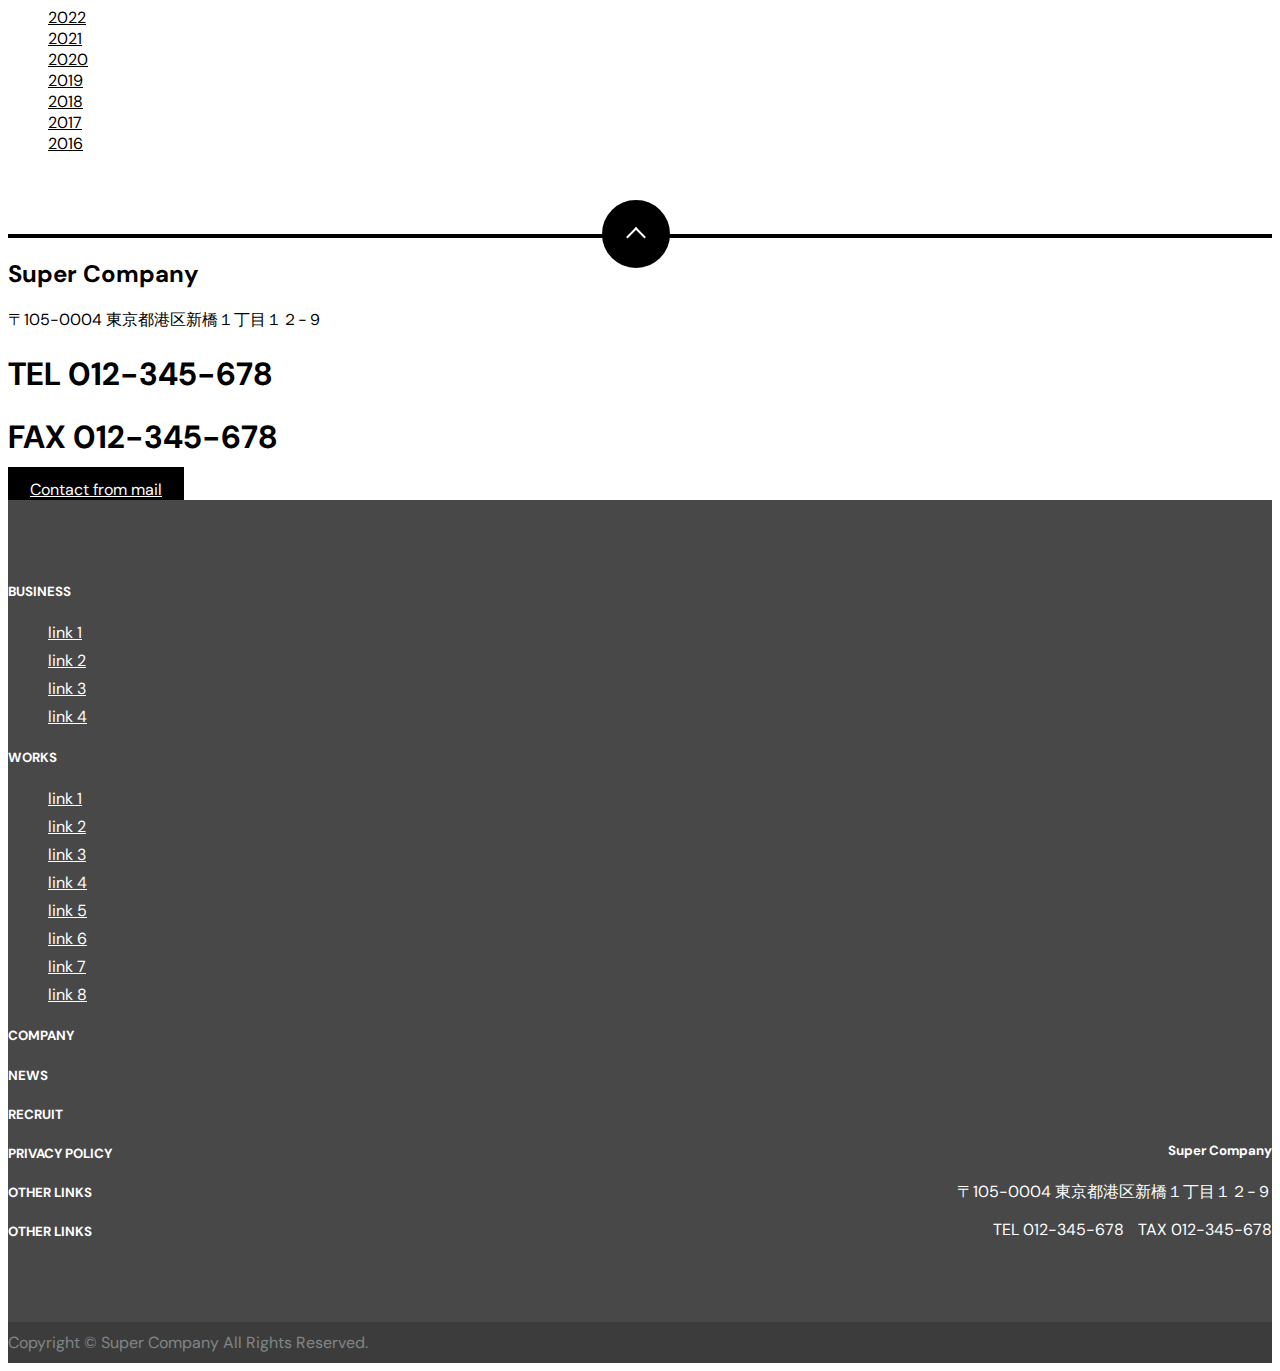
<file: news.html>
<!DOCTYPE html>
<html lang="en">

<head>
  <meta charset="UTF-8">
  <meta http-equiv="X-UA-Compatible" content="IE=edge">
  <meta name="viewport" content="width=device-width, initial-scale=1.0">
  <title>Super Company</title>

  <link rel="preconnect" href="https://fonts.googleapis.com"><link rel="preconnect" href="https://fonts.gstatic.com" crossorigin><link href="https://fonts.googleapis.com/css2?family=DM+Sans&display=swap" rel="stylesheet">
  <link href="https://cdn.jsdelivr.net/npm/bootstrap@5.0.2/dist/css/bootstrap.min.css" rel="stylesheet"
    integrity="sha384-EVSTQN3/azprG1Anm3QDgpJLIm9Nao0Yz1ztcQTwFspd3yD65VohhpuuCOmLASjC" crossorigin="anonymous">
  <link rel="stylesheet" href="https://cdnjs.cloudflare.com/ajax/libs/font-awesome/4.7.0/css/font-awesome.min.css">
  <link rel="stylesheet" href="css/main.css">
  <link rel="stylesheet" href="css/news.css">
</head>

<body>
  <!-- banner section -->
  <div class="container-modify d-flex justify-content-end">
    <div class="text-over">
      <span>To better future</span>
      <h1>NEWS</h1>
    </div>
    <div class="banner">
      <img src="img/interior-2.jpeg" alt="Super Company">
    </div>
  </div>

  <!-- nav -->
  <nav id="navbar" class="navbar navbar-expand-md navbar-light bg-light">
    <div class="container">
      <a class="navbar-brand" href="#">
        <img src="img/logo.svg" alt="Super Company">
      </a>
      <button class="navbar-toggler" type="button" data-bs-toggle="collapse" data-bs-target="#navbarTogglerDemo02" aria-controls="navbarTogglerDemo02" aria-expanded="false" aria-label="Toggle navigation">
        <span class="navbar-toggler-icon"></span>
      </button>
      <div class="collapse navbar-collapse justify-content-end" id="navbarTogglerDemo02">
        <ul class="navbar-nav mb-2 mb-lg-0">
          <li class="nav-item">
            <a class="nav-link" href="business.html">BUSINESS</a>
          </li>
          <li class="nav-item">
            <a class="nav-link" href="#">WORKS</a>
          </li>
          <li class="nav-item">
            <a class="nav-link" href="company.html">COMPANY</a>
          </li>
          <li class="nav-item">
            <a class="nav-link" href="news.html">NEWS</a>
          </li>
          <li class="nav-item">
            <a class="nav-link" href="recruit.html">RECRUIT</a>
          </li>
          <li class="nav-item">
            <a class="nav-link" href="contact.html">CONTACT</a>
          </li>
        </ul>
      </div>
    </div>
  </nav>

  <div class="content my-5">
    <div class="container">
      <div class="row">
        <div class="col-md-9">
          <div class="container">
            <a class="row news-item mb-3" href="news-detail.html">
              <div class="col-3">
                <img src="img/logo.svg" alt="Super Company">
              </div>
              <div class="col-9">
                <span class="date">2022.12.21</span>
                <span class="title">This is news story.</span>
                <span>Lorem ipsum dolor sit amet consectetur adipisicing elit.</span>
              </div>
            </a>
            <a class="row news-item mb-3" href="news-detail.html">
              <div class="col-3">
                <img src="img/logo.svg" alt="Super Company">
              </div>
              <div class="col-9">
                <span class="date">2022.12.21</span>
                <span class="title">This is news story.</span>
                <span>Lorem ipsum dolor sit amet consectetur adipisicing elit.</span>
              </div>
            </a>
            <a class="row news-item mb-3" href="news-detail.html">
              <div class="col-3">
                <img src="img/logo.svg" alt="Super Company">
              </div>
              <div class="col-9">
                <span class="date">2022.12.21</span>
                <span class="title">This is news story.</span>
                <span>Lorem ipsum dolor sit amet consectetur adipisicing elit.</span>
              </div>
            </a>
            <a class="row news-item mb-3" href="news-detail.html">
              <div class="col-3">
                <img src="img/logo.svg" alt="Super Company">
              </div>
              <div class="col-9">
                <span class="date">2022.12.21</span>
                <span class="title">This is news story.</span>
                <span>Lorem ipsum dolor sit amet consectetur adipisicing elit.</span>
              </div>
            </a>
            <a class="row news-item mb-3" href="news-detail.html">
              <div class="col-3">
                <img src="img/logo.svg" alt="Super Company">
              </div>
              <div class="col-9">
                <span class="date">2022.12.21</span>
                <span class="title">This is news story.</span>
                <span>Lorem ipsum dolor sit amet consectetur adipisicing elit.</span>
              </div>
            </a>
          </div>
        </div>
        <div class="col-md-3 archive">
          <h5>ARCHIVES</h5>
          <ul>
            <li><a href="#">2022</a></li>
            <li><a href="#">2021</a></li>
            <li><a href="#">2020</a></li>
            <li><a href="#">2019</a></li>
            <li><a href="#">2018</a></li>
            <li><a href="#">2017</a></li>
            <li><a href="#">2016</a></li>
          </ul>
        </div>
      </div>
    </div>
  </div>

  <footer>
    <!-- to top -->
    <div class="to-top my-5">
      <a href="#"></a>
    </div>

    <!-- contact -->
    <div class="container text-center py-5 contact-section">
      <h2 class="mb-5">Super Company</h2>
      <p>〒105-0004 東京都港区新橋１丁目１２−９</p>
      <div class="row mb-5">
        <div class="col-md-6">
          <h1>TEL 012-345-678</h1>
        </div>
        <div class="col-md-6">
          <h1>FAX 012-345-678</h1>
        </div>
      </div>
      <a href="#" class="btn">Contact from mail</a>
    </div>

    <!-- links -->
    <section class="links-section">
      <div class="container">
        <div class="row">
          <div class="col-lg-3 col-md-6">
            <h5 class="mb-3"><a href="business.html">BUSINESS</a></h5>
            <ul>
              <li><a href="#">link 1</a></li>
              <li><a href="#">link 2</a></li>
              <li><a href="#">link 3</a></li>
              <li><a href="#">link 4</a></li>
            </ul>
          </div>
          <div class="col-lg-3 col-md-6">
            <h5 class="mb-3"><a href="#">WORKS</a></h5>
            <ul>
              <li><a href="#">link 1</a></li>
              <li><a href="#">link 2</a></li>
              <li><a href="#">link 3</a></li>
              <li><a href="#">link 4</a></li>
              <li><a href="#">link 5</a></li>
              <li><a href="#">link 6</a></li>
              <li><a href="#">link 7</a></li>
              <li><a href="#">link 8</a></li>
            </ul>
          </div>
          <div class="col-lg-3 col-md-6">
            <h5 class="mb-3"><a href="company.html">COMPANY</a></h5>
            <h5 class="mb-3"><a href="news.html">NEWS</a></h5>
            <h5 class="mb-3"><a href="recruit.html">RECRUIT</a></h5>
            <h5 class="mb-3"><a href="#">PRIVACY POLICY</a></h5>
          </div>
          <div class="col-lg-3 col-md-6">
            <h5 class="mb-3"><a href="#">OTHER LINKS</a></h5>
            <h5 class="mb-3"><a href="#">OTHER LINKS</a></h5>
          </div>
        </div>
        <div class="company-info">
          <h5>Super Company</h5>
          <p>〒105-0004 東京都港区新橋１丁目１２−９</p>
          <span style="margin-right: 10px;">TEL 012-345-678</span>
          <span>TAX 012-345-678</span>
        </div>
      </div>
    </section>

    <!-- copyright -->
    <section class="copyright-section text-center">
      <span>Copyright © Super Company All Rights Reserved.</span>
    </section>
  </footer>

  <script src="https://cdn.jsdelivr.net/npm/bootstrap@5.0.2/dist/js/bootstrap.bundle.min.js"
    integrity="sha384-MrcW6ZMFYlzcLA8Nl+NtUVF0sA7MsXsP1UyJoMp4YLEuNSfAP+JcXn/tWtIaxVXM"
    crossorigin="anonymous"></script>
  <script src="js/main.js"></script>
</body>

</html>
</file>
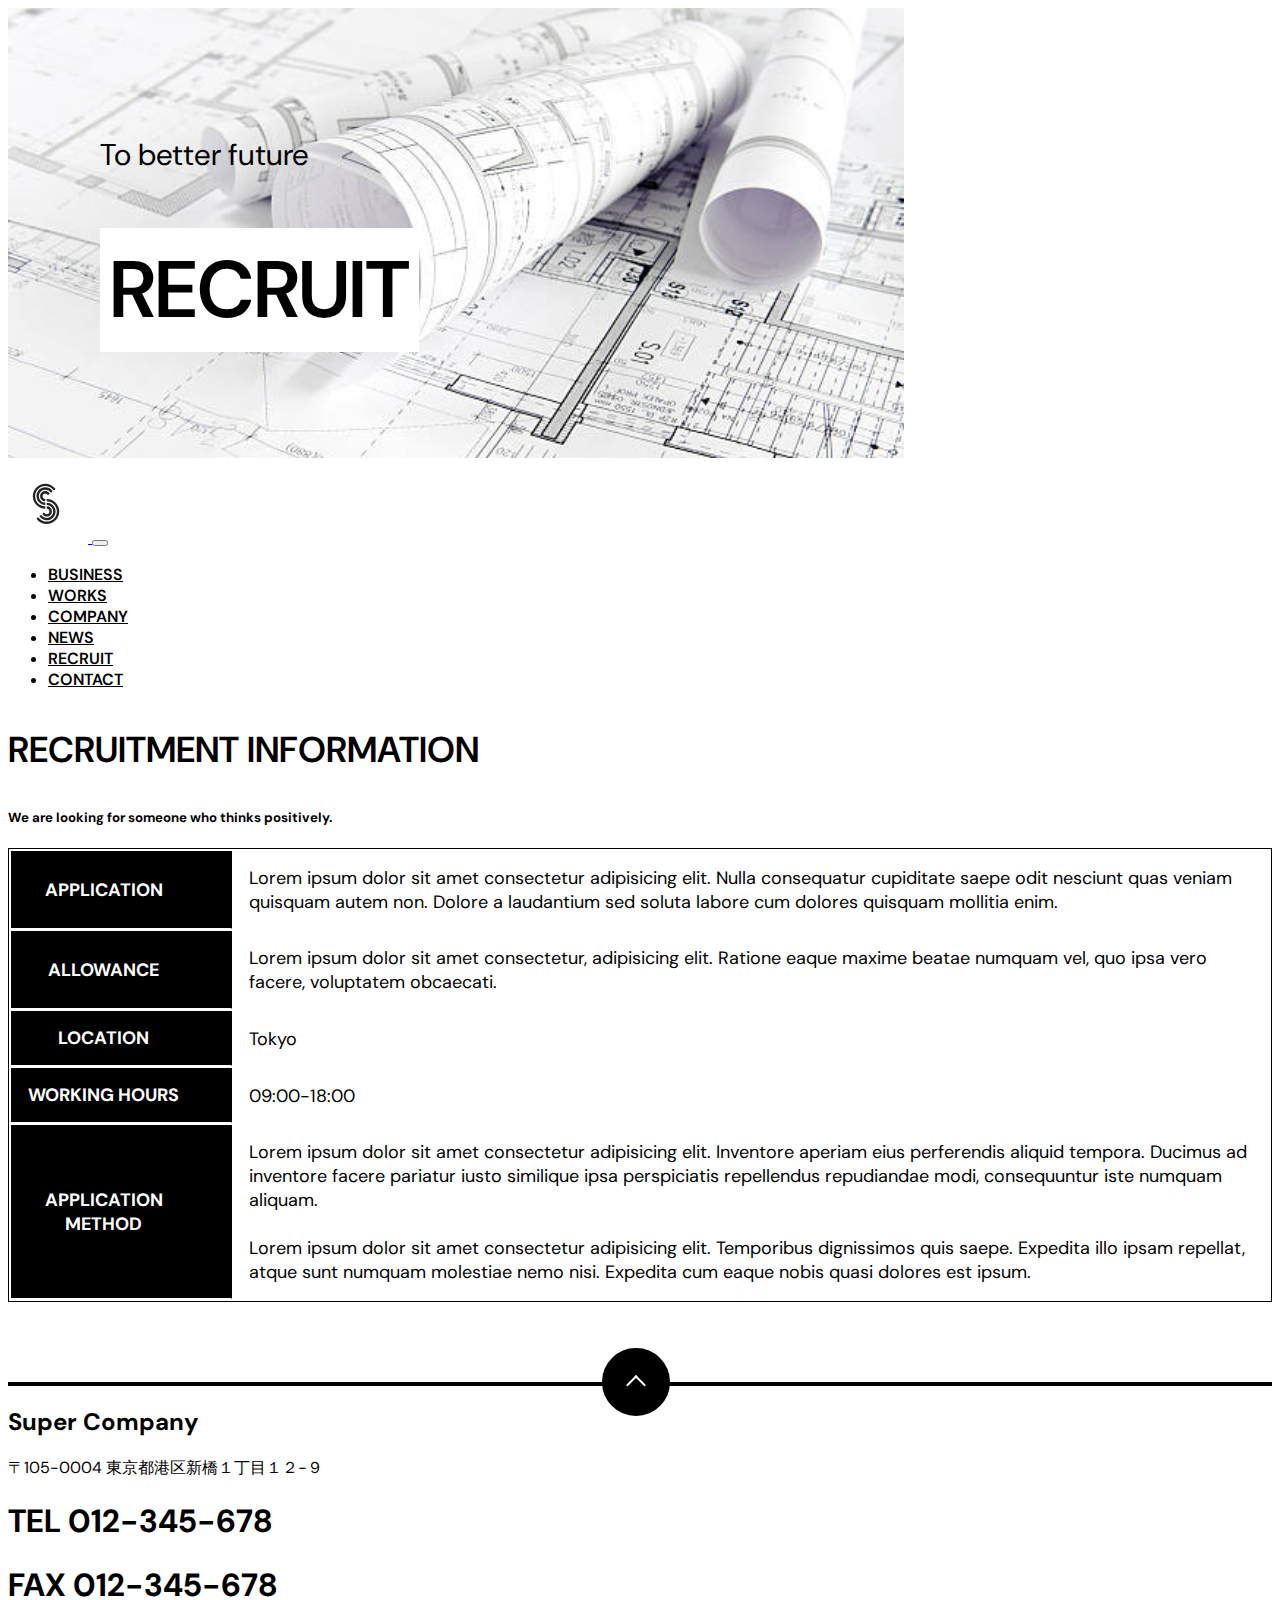
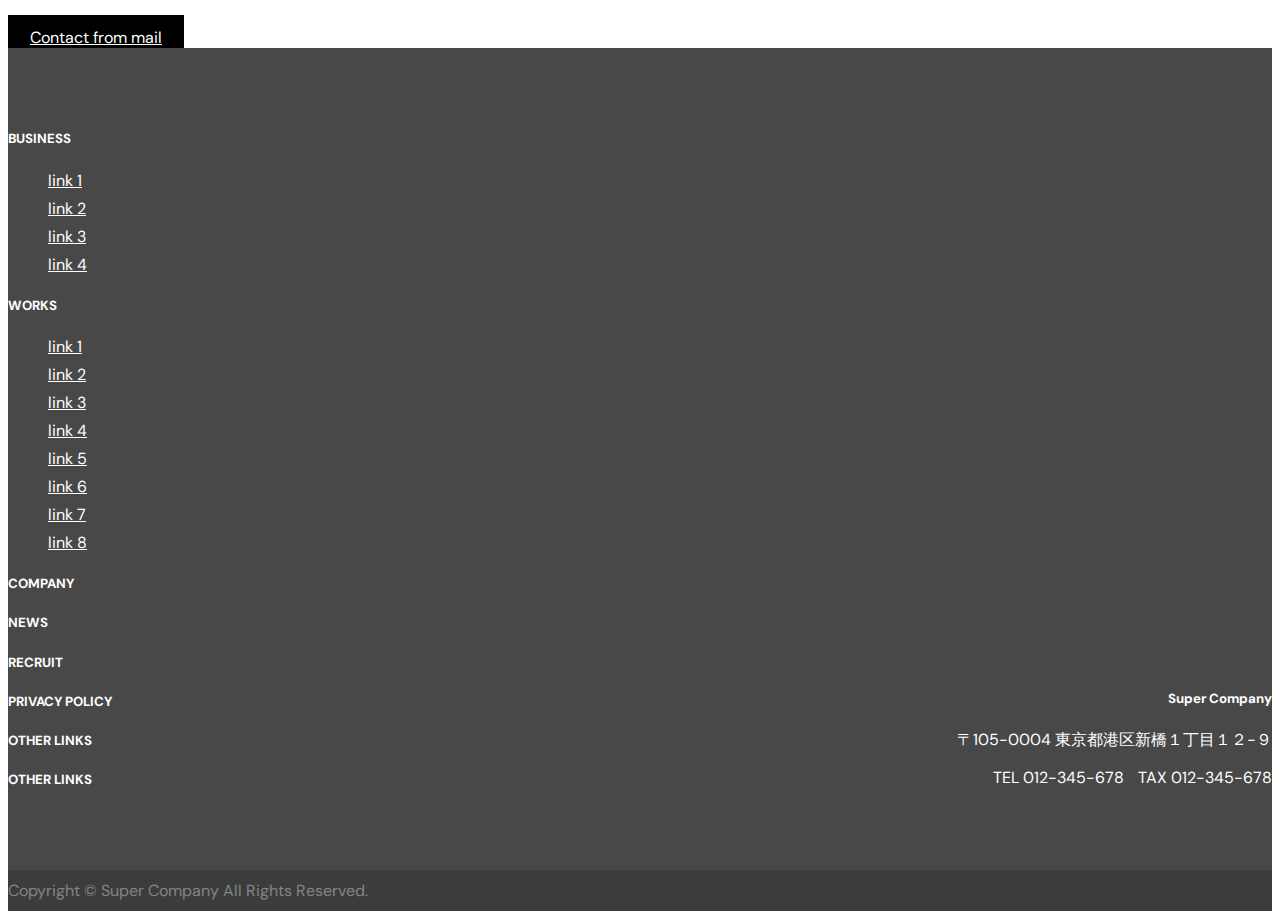
<file: recruit.html>
<!DOCTYPE html>
<html lang="en">
  <head>
    <meta charset="UTF-8" />
    <meta http-equiv="X-UA-Compatible" content="IE=edge" />
    <meta name="viewport" content="width=device-width, initial-scale=1.0" />
    <title>Super Company</title>

    <link rel="preconnect" href="https://fonts.googleapis.com" />
    <link rel="preconnect" href="https://fonts.gstatic.com" crossorigin />
    <link
      href="https://fonts.googleapis.com/css2?family=DM+Sans&display=swap"
      rel="stylesheet"
    />
    <link
      href="https://cdn.jsdelivr.net/npm/bootstrap@5.0.2/dist/css/bootstrap.min.css"
      rel="stylesheet"
      integrity="sha384-EVSTQN3/azprG1Anm3QDgpJLIm9Nao0Yz1ztcQTwFspd3yD65VohhpuuCOmLASjC"
      crossorigin="anonymous"
    />
    <link
      rel="stylesheet"
      href="https://cdnjs.cloudflare.com/ajax/libs/font-awesome/4.7.0/css/font-awesome.min.css"
    />
    <link rel="stylesheet" href="css/main.css" />
    <link rel="stylesheet" href="css/recruit.css" />
  </head>

  <body>
    <!-- banner section -->
    <div class="container-modify d-flex justify-content-end">
      <div class="text-over">
        <span>To better future</span>
        <h1>RECRUIT</h1>
      </div>
      <div class="banner">
        <img src="img/drawing.jpeg" alt="Super Company" />
      </div>
    </div>

    <!-- nav -->
    <nav id="navbar" class="navbar navbar-expand-md navbar-light bg-light">
      <div class="container">
        <a class="navbar-brand" href="index.html">
          <img src="img/logo.svg" alt="Super Company" />
        </a>
        <button
          class="navbar-toggler"
          type="button"
          data-bs-toggle="collapse"
          data-bs-target="#navbarTogglerDemo02"
          aria-controls="navbarTogglerDemo02"
          aria-expanded="false"
          aria-label="Toggle navigation"
        >
          <span class="navbar-toggler-icon"></span>
        </button>
        <div
          class="collapse navbar-collapse justify-content-end"
          id="navbarTogglerDemo02"
        >
          <ul class="navbar-nav mb-2 mb-lg-0">
            <li class="nav-item">
              <a class="nav-link" href="business.html">BUSINESS</a>
            </li>
            <li class="nav-item">
              <a class="nav-link" href="works.html">WORKS</a>
            </li>
            <li class="nav-item">
              <a class="nav-link" href="company.html">COMPANY</a>
            </li>
            <li class="nav-item">
              <a class="nav-link" href="news.html">NEWS</a>
            </li>
            <li class="nav-item">
              <a class="nav-link" href="recruit.html">RECRUIT</a>
            </li>
            <li class="nav-item">
              <a class="nav-link" href="contact.html">CONTACT</a>
            </li>
          </ul>
        </div>
      </div>
    </nav>

    <div class="content my-5">
      <section class="recruit-section">
        <div class="container my-5">
          <h3 class="text-center mb-5">RECRUITMENT INFORMATION</h3>
          <h5 class="text-center mb-5">We are looking for someone who thinks positively.</h5>
          <div class="row">
            <table class="table">
              <tbody>
                <tr>
                  <th scope="row">APPLICATION</th>
                  <td>Lorem ipsum dolor sit amet consectetur adipisicing elit. Nulla consequatur cupiditate saepe odit nesciunt quas veniam quisquam autem non. Dolore a laudantium sed soluta labore cum dolores quisquam mollitia enim.</td>
                </tr>
                <tr>
                  <th scope="row">ALLOWANCE</th>
                  <td>
                    Lorem ipsum dolor sit amet consectetur, adipisicing elit. Ratione eaque maxime beatae numquam vel, quo ipsa vero facere, voluptatem obcaecati.
                  </td>
                </tr>
                <tr>
                  <th scope="row">LOCATION</th>
                  <td>Tokyo</td>
                </tr>
                <tr>
                  <th scope="row">WORKING HOURS</th>
                  <td>09:00-18:00</td>
                </tr>
                <tr>
                  <th scope="row">APPLICATION METHOD</th>
                  <td>Lorem ipsum dolor sit amet consectetur adipisicing elit. Inventore aperiam eius perferendis aliquid tempora. Ducimus ad inventore facere pariatur iusto similique ipsa perspiciatis repellendus repudiandae modi, consequuntur iste numquam aliquam.
                    <br><br>
                    Lorem ipsum dolor sit amet consectetur adipisicing elit. Temporibus dignissimos quis saepe. Expedita illo ipsam repellat, atque sunt numquam molestiae nemo nisi. Expedita cum eaque nobis quasi dolores est ipsum.
                  </td>
                </tr>
              </tbody>
            </table>
          </div>
        </div>
      </section>
    </div>

    <footer>
      <!-- to top -->
      <div class="to-top my-5">
        <a href="#"></a>
      </div>

      <!-- contact -->
      <div class="container text-center py-5 contact-section">
        <h2 class="mb-5">Super Company</h2>
        <p>〒105-0004 東京都港区新橋１丁目１２−９</p>
        <div class="row mb-5">
          <div class="col-md-6">
            <h1>TEL 012-345-678</h1>
          </div>
          <div class="col-md-6">
            <h1>FAX 012-345-678</h1>
          </div>
        </div>
        <a href="#" class="btn">Contact from mail</a>
      </div>

      <!-- links -->
      <section class="links-section">
        <div class="container">
          <div class="row">
            <div class="col-lg-3 col-md-6">
              <h5 class="mb-3"><a href="business.html">BUSINESS</a></h5>
              <ul>
                <li><a href="#">link 1</a></li>
                <li><a href="#">link 2</a></li>
                <li><a href="#">link 3</a></li>
                <li><a href="#">link 4</a></li>
              </ul>
            </div>
            <div class="col-lg-3 col-md-6">
              <h5 class="mb-3"><a href="works.html">WORKS</a></h5>
              <ul>
                <li><a href="#">link 1</a></li>
                <li><a href="#">link 2</a></li>
                <li><a href="#">link 3</a></li>
                <li><a href="#">link 4</a></li>
                <li><a href="#">link 5</a></li>
                <li><a href="#">link 6</a></li>
                <li><a href="#">link 7</a></li>
                <li><a href="#">link 8</a></li>
              </ul>
            </div>
            <div class="col-lg-3 col-md-6">
              <h5 class="mb-3"><a href="company.html">COMPANY</a></h5>
              <h5 class="mb-3"><a href="news.html">NEWS</a></h5>
              <h5 class="mb-3"><a href="recruit.html">RECRUIT</a></h5>
              <h5 class="mb-3"><a href="#">PRIVACY POLICY</a></h5>
            </div>
            <div class="col-lg-3 col-md-6">
              <h5 class="mb-3"><a href="#">OTHER LINKS</a></h5>
              <h5 class="mb-3"><a href="#">OTHER LINKS</a></h5>
            </div>
          </div>
          <div class="company-info">
            <h5>Super Company</h5>
            <p>〒105-0004 東京都港区新橋１丁目１２−９</p>
            <span style="margin-right: 10px">TEL 012-345-678</span>
            <span>TAX 012-345-678</span>
          </div>
        </div>
      </section>

      <!-- copyright -->
      <section class="copyright-section text-center">
        <span>Copyright © Super Company All Rights Reserved.</span>
      </section>
    </footer>

    <script
      src="https://cdn.jsdelivr.net/npm/bootstrap@5.0.2/dist/js/bootstrap.bundle.min.js"
      integrity="sha384-MrcW6ZMFYlzcLA8Nl+NtUVF0sA7MsXsP1UyJoMp4YLEuNSfAP+JcXn/tWtIaxVXM"
      crossorigin="anonymous"
    ></script>
    <script src="js/main.js"></script>
  </body>
</html>
</file>
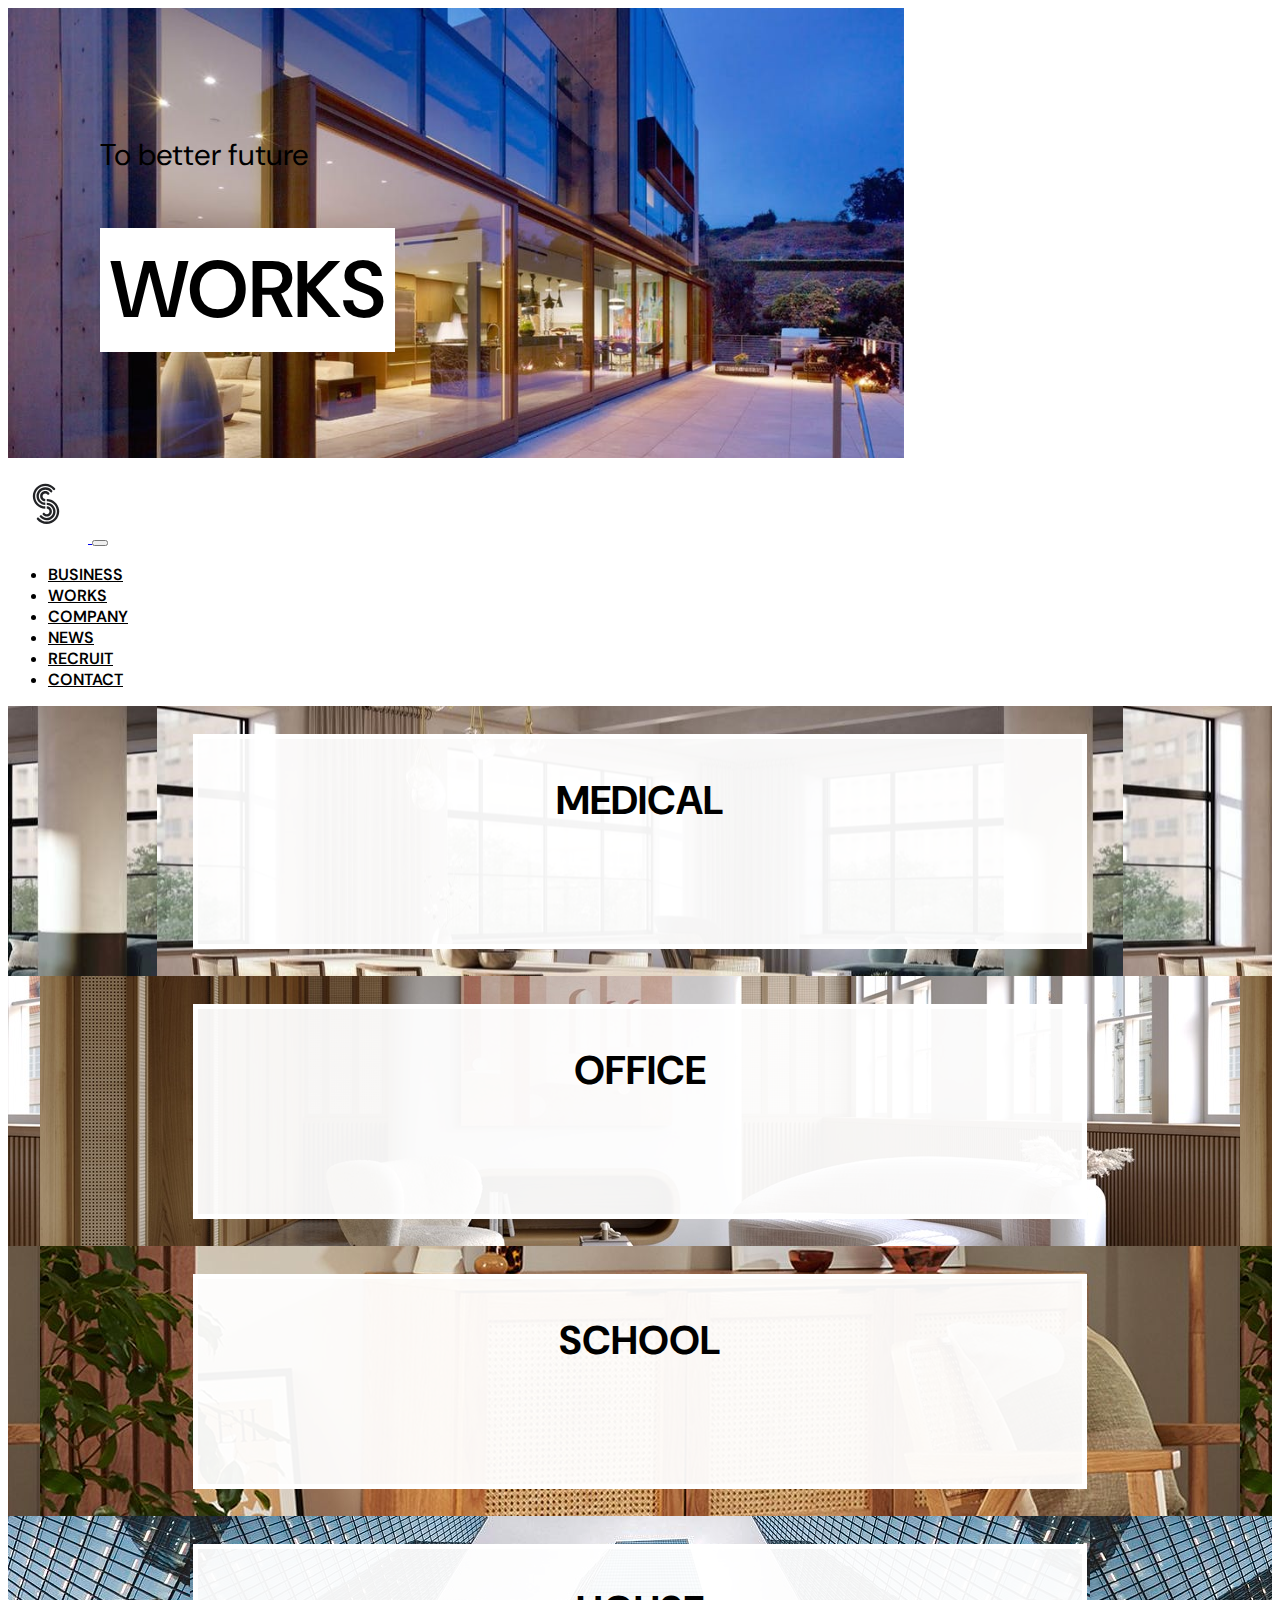
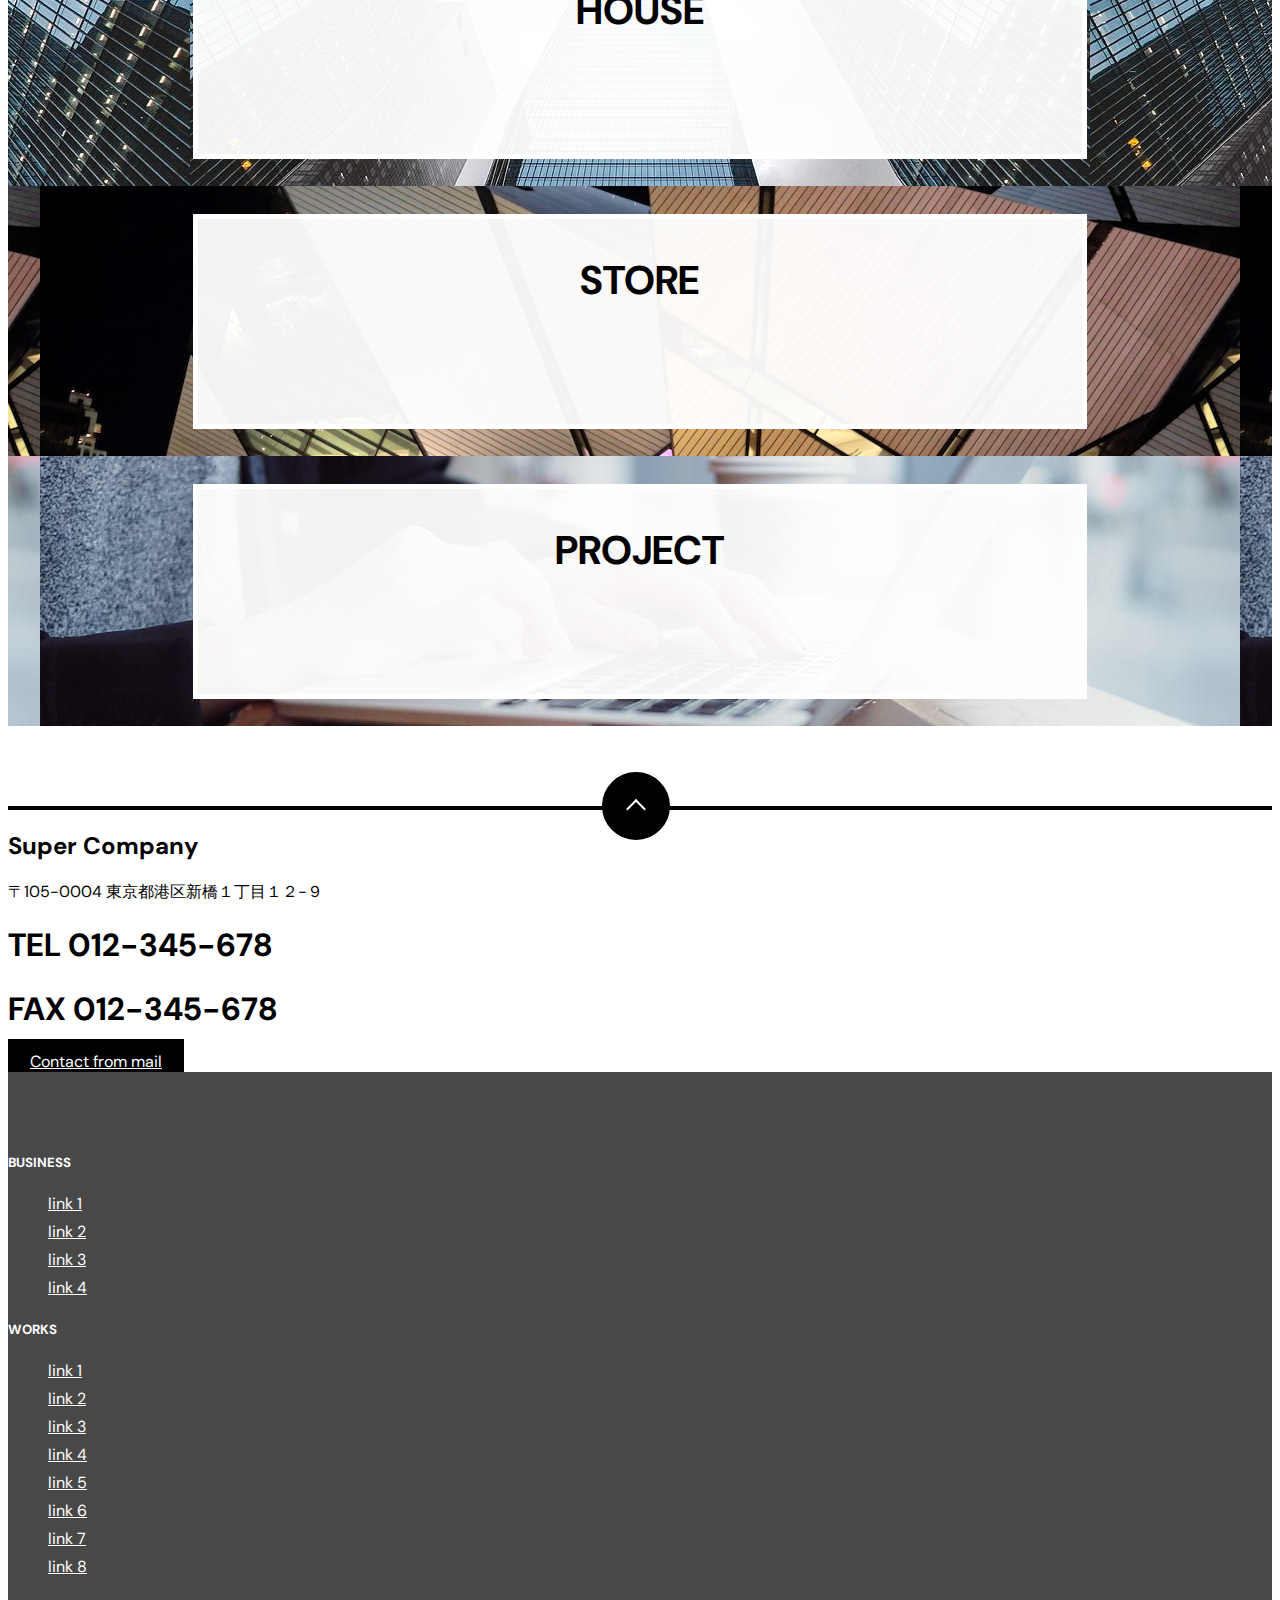
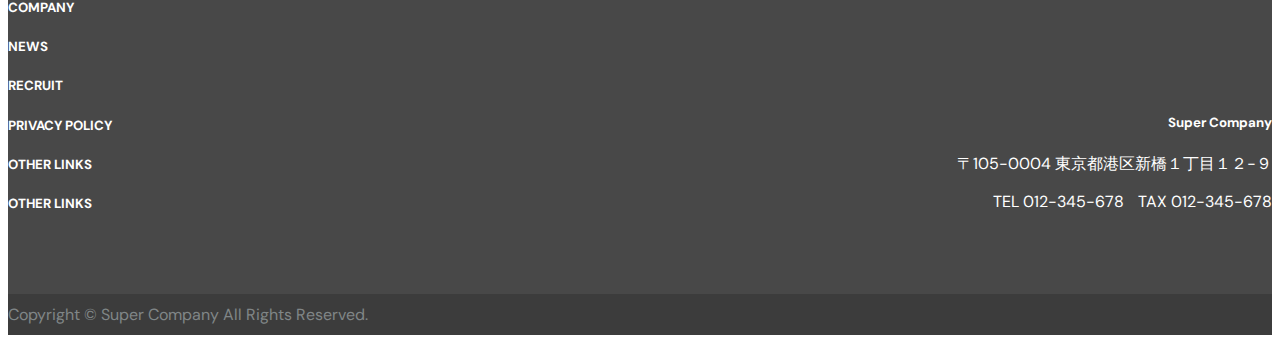
<file: works.html>
<!DOCTYPE html>
<html lang="en">

<head>
  <meta charset="UTF-8">
  <meta http-equiv="X-UA-Compatible" content="IE=edge">
  <meta name="viewport" content="width=device-width, initial-scale=1.0">
  <title>Super Company</title>

  <link rel="preconnect" href="https://fonts.googleapis.com"><link rel="preconnect" href="https://fonts.gstatic.com" crossorigin><link href="https://fonts.googleapis.com/css2?family=DM+Sans&display=swap" rel="stylesheet">
  <link href="https://cdn.jsdelivr.net/npm/bootstrap@5.0.2/dist/css/bootstrap.min.css" rel="stylesheet"
    integrity="sha384-EVSTQN3/azprG1Anm3QDgpJLIm9Nao0Yz1ztcQTwFspd3yD65VohhpuuCOmLASjC" crossorigin="anonymous">
  <link rel="stylesheet" href="https://cdnjs.cloudflare.com/ajax/libs/font-awesome/4.7.0/css/font-awesome.min.css">
  <link rel="stylesheet" href="css/main.css">
  <link rel="stylesheet" href="css/works.css">
</head>

<body>
  <!-- banner section -->
  <div class="container-modify d-flex justify-content-end">
    <div class="text-over">
      <span>To better future</span>
      <h1>WORKS</h1>
    </div>
    <div class="banner">
      <img src="img/bg-7.jpg" alt="Super Company">
    </div>
  </div>

  <!-- nav -->
  <nav id="navbar" class="navbar navbar-expand-md navbar-light bg-light">
    <div class="container">
      <a class="navbar-brand" href="index.html">
        <img src="img/logo.svg" alt="Super Company">
      </a>
      <button class="navbar-toggler" type="button" data-bs-toggle="collapse" data-bs-target="#navbarTogglerDemo02" aria-controls="navbarTogglerDemo02" aria-expanded="false" aria-label="Toggle navigation">
        <span class="navbar-toggler-icon"></span>
      </button>
      <div class="collapse navbar-collapse justify-content-end" id="navbarTogglerDemo02">
        <ul class="navbar-nav mb-2 mb-lg-0">
          <li class="nav-item">
            <a class="nav-link" href="business.html">BUSINESS</a>
          </li>
          <li class="nav-item">
            <a class="nav-link" href="works.html">WORKS</a>
          </li>
          <li class="nav-item">
            <a class="nav-link" href="company.html">COMPANY</a>
          </li>
          <li class="nav-item">
            <a class="nav-link" href="news.html">NEWS</a>
          </li>
          <li class="nav-item">
            <a class="nav-link" href="recruit.html">RECRUIT</a>
          </li>
          <li class="nav-item">
            <a class="nav-link" href="contact.html">CONTACT</a>
          </li>
        </ul>
      </div>
    </div>
  </nav>

  <div class="content my-5">
    <div class="container my-5">
      <div class="row">
        <div class="col-lg-4 mb-3">
          <a href="#" class="work-item work-item-1">
            <div class="cover-text">
              <span>MEDICAL</span>
            </div>
          </a>
        </div>
        <div class="col-lg-4 mb-3">
          <a href="#" class="work-item work-item-2">
            <div class="cover-text">
              <span>OFFICE</span>
            </div>
          </a>
        </div>
        <div class="col-lg-4 mb-3">
          <a href="#" class="work-item work-item-3">
            <div class="cover-text">
              <span>SCHOOL</span>
            </div>
          </a>
        </div>
      </div>
    </div>
    <div class="container my-5">
      <div class="row">
        <div class="col-lg-4 mb-3">
          <a href="#" class="work-item work-item-4">
            <div class="cover-text">
              <span>HOUSE</span>
            </div>
          </a>
        </div>
        <div class="col-lg-4 mb-3">
          <a href="#" class="work-item work-item-5">
            <div class="cover-text">
              <span>STORE</span>
            </div>
          </a>
        </div>
        <div class="col-lg-4 mb-3">
          <a href="#" class="work-item work-item-6">
            <div class="cover-text">
              <span>PROJECT</span>
            </div>
          </a>
        </div>
      </div>
    </div>
  </div>

  <footer>
    <!-- to top -->
    <div class="to-top my-5">
      <a href="#"></a>
    </div>

    <!-- contact -->
    <div class="container text-center py-5 contact-section">
      <h2 class="mb-5">Super Company</h2>
      <p>〒105-0004 東京都港区新橋１丁目１２−９</p>
      <div class="row mb-5">
        <div class="col-md-6">
          <h1>TEL 012-345-678</h1>
        </div>
        <div class="col-md-6">
          <h1>FAX 012-345-678</h1>
        </div>
      </div>
      <a href="#" class="btn">Contact from mail</a>
    </div>

    <!-- links -->
    <section class="links-section">
      <div class="container">
        <div class="row">
          <div class="col-lg-3 col-md-6">
            <h5 class="mb-3"><a href="business.html">BUSINESS</a></h5>
            <ul>
              <li><a href="#">link 1</a></li>
              <li><a href="#">link 2</a></li>
              <li><a href="#">link 3</a></li>
              <li><a href="#">link 4</a></li>
            </ul>
          </div>
          <div class="col-lg-3 col-md-6">
            <h5 class="mb-3"><a href="works.html">WORKS</a></h5>
            <ul>
              <li><a href="#">link 1</a></li>
              <li><a href="#">link 2</a></li>
              <li><a href="#">link 3</a></li>
              <li><a href="#">link 4</a></li>
              <li><a href="#">link 5</a></li>
              <li><a href="#">link 6</a></li>
              <li><a href="#">link 7</a></li>
              <li><a href="#">link 8</a></li>
            </ul>
          </div>
          <div class="col-lg-3 col-md-6">
            <h5 class="mb-3"><a href="company.html">COMPANY</a></h5>
            <h5 class="mb-3"><a href="news.html">NEWS</a></h5>
            <h5 class="mb-3"><a href="recruit.html">RECRUIT</a></h5>
            <h5 class="mb-3"><a href="#">PRIVACY POLICY</a></h5>
          </div>
          <div class="col-lg-3 col-md-6">
            <h5 class="mb-3"><a href="#">OTHER LINKS</a></h5>
            <h5 class="mb-3"><a href="#">OTHER LINKS</a></h5>
          </div>
        </div>
        <div class="company-info">
          <h5>Super Company</h5>
          <p>〒105-0004 東京都港区新橋１丁目１２−９</p>
          <span style="margin-right: 10px;">TEL 012-345-678</span>
          <span>TAX 012-345-678</span>
        </div>
      </div>
    </section>

    <!-- copyright -->
    <section class="copyright-section text-center">
      <span>Copyright © Super Company All Rights Reserved.</span>
    </section>
  </footer>

  <script src="https://cdn.jsdelivr.net/npm/bootstrap@5.0.2/dist/js/bootstrap.bundle.min.js"
    integrity="sha384-MrcW6ZMFYlzcLA8Nl+NtUVF0sA7MsXsP1UyJoMp4YLEuNSfAP+JcXn/tWtIaxVXM"
    crossorigin="anonymous"></script>
  <script src="js/main.js"></script>
</body>

</html>
</file>
<file: css/main.css>
@import url('https://fonts.googleapis.com/css2?family=DM+Sans&display=swap');

body {
  font-family: 'DM Sans', sans-serif;
}

h3 {
  font-size: 36px;
  font-weight: 600;
}

.container-modify {
  width: 95vw;
}

.navbar {
 background-color: #FFF!important;
}

.navbar-brand img {
  width: 80px;
}

.nav-item a {
  color: #000!important;
  font-weight: 600!important;
  transition: all 0.5s ease-out;
}

.nav-item a:hover {
  color: #BDBDBD!important;
}

.sticky {
  position: fixed;
  top: 0;
  width: 100%;
  z-index: 9999;
}

.sticky + .content {
  padding-top: 60px;
}

.btn {
  background-color: #000;
  color: #FFF;
  border-radius: 0;
  padding: 10px 20px;
  border: 2px solid #000;
  transition: all 0.5s ease-in-out;
}

.btn:hover {
  background-color: #FFF;
  color: #000;
}

.btn i {
  margin-left: 5px;
}

footer {
  margin-top: 5rem;
}

footer .container {
  position: relative;
}

.to-top {
  position: relative;
  border-top: 4px solid #000;
}

.to-top a {
  display: -webkit-box;
  display: -ms-flexbox;
  display: flex;
  -webkit-box-align: center;
  -ms-flex-align: center;
  align-items: center;
  position: absolute;
  overflow: hidden;
  bottom: -30px;
  right: 50%;
  z-index: 1;
  margin-right: -30px;
  width: 60px;
  height: 60px;
  border: 4px solid #000;
  border-radius: 50%;
  background: #000;
  -webkit-transition: all .2s linear;
  -o-transition: all .2s linear;
  transition: all .2s linear;
  text-align: center;
}

.to-top a::after {
  content: "";
  display: inline-block;
  position: absolute;
  left: 50%;
  top: 50%;
  margin: 3px 0 0 -7px;
  width: 12px;
  height: 12px;
  border-left: 2px solid #fff;
  border-top: 2px solid #fff;
  -webkit-transform: translate(0, -50%) rotate(45deg);
  -ms-transform: translate(0, -50%) rotate(45deg);
  transform: translate(0, -50%) rotate(45deg);
}

.to-top a:hover {
  background-color: #FFF;
}

.to-top a:hover::after {
  border-color: #000;
}

.contact-section {
  width: 55vw;
}

.links-section {
  background-color: #484848;
  padding: 60px 0;
  position: relative;
}

.links-section h5 a {
  color: #FFF;
  text-decoration: none;
  transition: all 0.5s ease-out;
}

.links-section h5 a:hover {
  color: #BDBDBD;
}

.links-section ul {
  list-style: none;
}

.links-section li {
  margin-bottom: 7px;
}

.links-section li a {
  color: #FFF;
}

.links-section li a:hover {
  text-decoration: none;
}

.copyright-section {
  background-color: #3C3C3C;
  color: #808687;
  padding: 10px 0;
}

.company-info {
  color: #FFF;
  position: absolute;
  bottom: 0;
  right: 0;
  text-align: right;
}

.content p {
  letter-spacing: .2rem;
}

.banner {
  width: 70vw;
}

.banner img {
  height: 50vh;
  object-fit: cover;
  width: 100%;
}

.text-over {
  position: absolute;
  top: 15%;
  left: 100px;
  z-index: 1;
}

.text-over span {
  font-size: 30px;
}

.text-over h1 {
  font-size: 80px;
  font-weight: 600;
  background-color: #FFF;
  padding: 10px;
}

.news-item {
  text-decoration: none;
  color: #000;
}

.news-item img{
  width: 100px;
  height: 100px;
  object-fit: cover;
}

.news-item span {
  display: block
}

.news-item .date {
  font-weight: 600;
}

.news-item .title {
  text-decoration: underline;
  font-weight: bold;
}

.news-item:hover {
  color: #000;
}

.news-item:hover .title {
  text-decoration: none;
}


@media screen and (max-width: 726px) {
  .container-modify {
    width: 100%;
  }

  .banner {
    width: 100%;
  }
  
  .text-over {
    position: absolute;
    margin-left: auto;
    margin-right: auto;
    left: 0;
    right: 0;
    z-index: 1;
  }

  .text-over span {
    font-size: 20px;
  }
  
  .text-over h1 {
    font-size: 50px;
  }

  .contact-section {
    width: 100%;
  }  

  .company-info {
    margin-top: 30px;
    position: static;
    text-align: left;
  }
}
</file>
<file: css/index.css>
.carousel {
  width: 70vw;
}

.carousel-item img {
  height: 100vh;
  object-fit: cover;
}

.text-over {
  position: absolute;
  top: 40%;
  left: 100px;
  z-index: 1;
}

.text-over span {
  font-size: 30px;
}

.text-over h1 {
  font-size: 80px;
  font-weight: 600;
  background-color: #FFF;
  padding: 10px;
}

.concept-img {
  width: 100%;
  height: 80vh;
  object-fit: cover;
}

.work-section {
  height: 100vh;
  width: 100%;
  display: flex;
  align-items: center;
  justify-content: center;
  background-image: url("../img/drawing.jpeg");
  background-size: cover;
}

.work-section img {
  width: 100%;
}

.business-section h5 {
  font-size: 25px;
  font-weight: 600;
}

.business-card  {
  border: 2px solid #000;
  padding: 50px 40px;
}

@media screen and (max-width: 726px) {
  .container-modify {
    width: 100%;
  }

  .carousel {
    width: 100%;
  }
  
  .text-over {
    position: absolute;
    margin-left: auto;
    margin-right: auto;
    left: 0;
    right: 0;
    z-index: 1;
  }

  .text-over span {
    font-size: 20px;
  }
  
  .text-over h1 {
    font-size: 50px;
  }

  .work-section {
    height: 100%;
  }
}
</file>
<file: css/business.css>
.business-img {
  width: 100%;
  height: 80vh;
  object-fit: cover;
}

.business-card  {
  border: 2px solid #000;
  padding: 50px 40px;
}
</file>
<file: css/company.css>
.concept-section img {
  width: 100%;
  height: 50vh;
  object-fit: cover;
}

.info-section .container {
  width: 60vw;
}

.table {
  font-size: 18px;
  border-color: #000!important;
}

.table td, .table th {
  padding: 15px 0;
}

.box {
  border: 3px solid #000;
  padding: 35px;
  position: relative;
  padding-top: 125px;
}

.box.under:before {
  bottom: -33px;
  margin-left: -19px;
  border-top: 17px solid #fff;
}

.box:before {
  z-index: 2;
  border: 17px solid transparent;
}

.box:before, .box:after {
  content: "";
  position: absolute;
  left: 50%;
}

.box.under {
  margin-bottom: 20px;
}

.box.under:after {
  bottom: -40px;
  margin-left: -22px;
  border-top: 20px solid #000;
}

.box:after {
  z-index: 1;
  border: 20px solid transparent;
}

.box.top {
  margin-top: 20px;
}

.box.top:before {
  top: -33px;
  margin-left: -19px;
  border-bottom: 17px solid #fff;
}

.box.top:after {
  top: -40px;
  margin-left: -22px;
  border-bottom: 20px solid #000;
}

.box h2 {
  position: absolute;
  top: 0;
  left: 0;
}

.box h2 span {
  padding: 30px;
  background-color: #000;
  color: #FFF;
  display: inline-block;
}

.access-img {
  width: 30%;
}

@media screen and (max-width: 726px) {
  .info-section .container {
    width: 90vw;
  }
}
</file>
<file: css/contact.css>
.contact-info {
  background-color: #e8e8e8;
  padding: 20px 0;
}

.contact-info span {
  padding: 5px;
  background-color: #FFF;
}

.table {
  font-size: 18px;
  border-color: #000!important;
  border: 1px solid #000!important;
}

.table th {
  width: 30%;
  border-right: 1px solid #000!important;
  background-color: #000;
  color: #FFF;
  border-bottom: 1px solid #FFF;
  padding: 15px;
}

.table td{
  padding: 15px;
}

@media screen and (max-width: 726px) {
  .recruit-section .container {
    width: 90vw;
  }
}
</file>
<file: css/news.css>
.news-item {
  border-bottom: 1px solid #000;
}

.archive ul {
  list-style: none;
}

.archive ul li a {
  color: #000;
}
</file>
<file: css/recruit.css>
.table {
  font-size: 18px;
  border-color: #000!important;
  border: 1px solid #000!important;
}

.table th {
  border-right: 1px solid #000!important;
  background-color: #000;
  color: #FFF;
  border-bottom: 1px solid #FFF;
  padding: 15px 50px 15px 15px;
}

.table td{
  padding: 15px;
}

@media screen and (max-width: 726px) {
  .recruit-section .container {
    width: 90vw;
  }
}
</file>
<file: css/works.css>
.work-item {
  position: relative;
  display: block;
  width: 100%;
  height: 270px;
  background-position: center;
}

.work-item-1 {
  background-image: url("../img/bg-1.jpg");
}

.work-item-2 {
  background-image: url("../img/bg-2.jpg");
}

.work-item-3 {
  background-image: url("../img/bg-3.jpg");
}

.work-item-4 {
  background-image: url("../img/bg-4.jpeg");
}

.work-item-5 {
  background-image: url("../img/bg-5.jpeg");
}

.work-item-6 {
  background-image: url("../img/bg-6.jpeg");
}

.work-item::before{
  width: 100%;
  height: 100%;
  content: '';
  display: none;
  position: absolute;
  top: 0;
  left: 0;
  background: rgba(0, 0, 0, 0.7);
  transition: all 0.5s;
}

.work-item:hover::before {
  display: block;
}

.cover-text {
  position: absolute;
  top: 0;
  left: 0;
  right: 0;
  bottom: 0;
  margin: auto;
  width: 70%;
  height: 50%;
  background: rgba(255, 255, 255, 0.95);
  border: 5px solid rgba(255, 255, 255, 0.95);
  padding: 35px 0;
  transition: all 0.5s;
  z-index: 10;
}

.cover-text span {
  display: block;
  color: #000;
  font-weight: 700;
  text-decoration: none;
  font-size: 40px;
  text-align: center;
}

.work-item:hover .cover-text {
  background: transparent;
}

.work-item:hover .cover-text span {
  color: #FFF;
}
</file>
